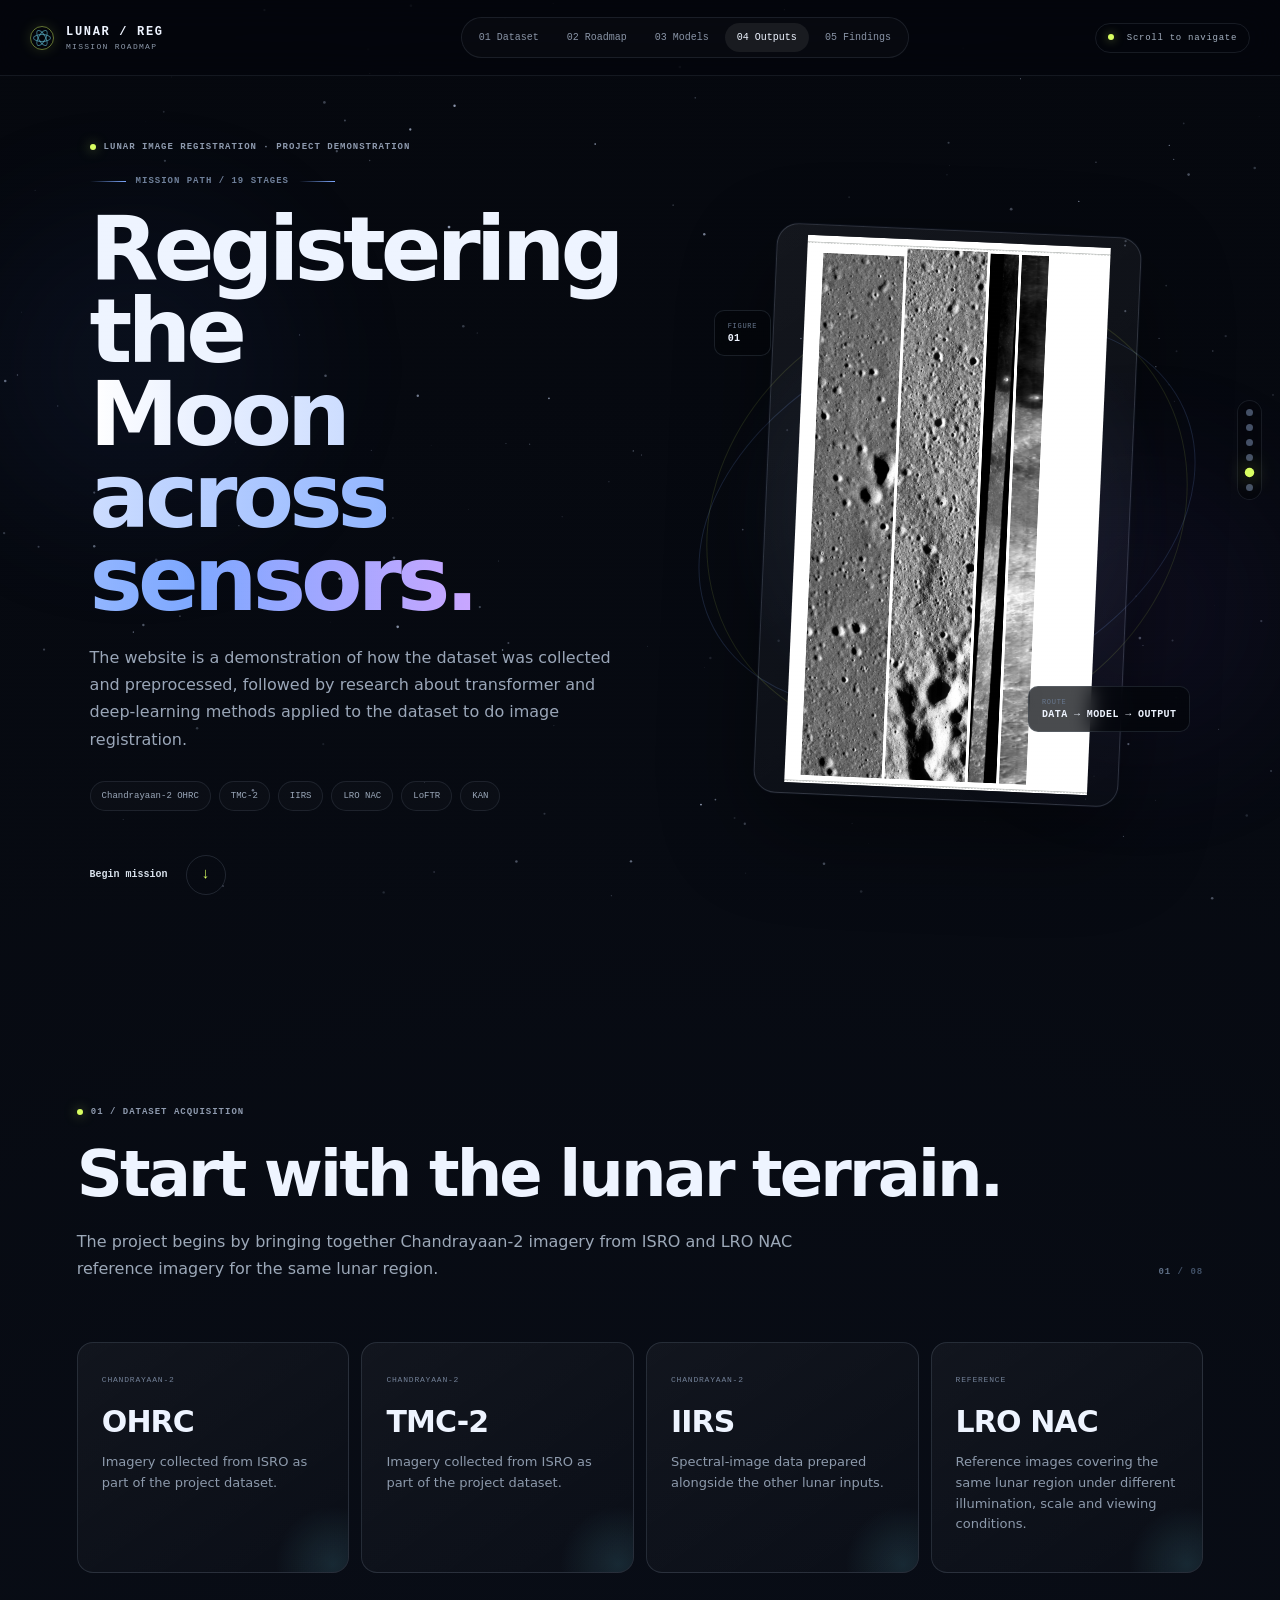
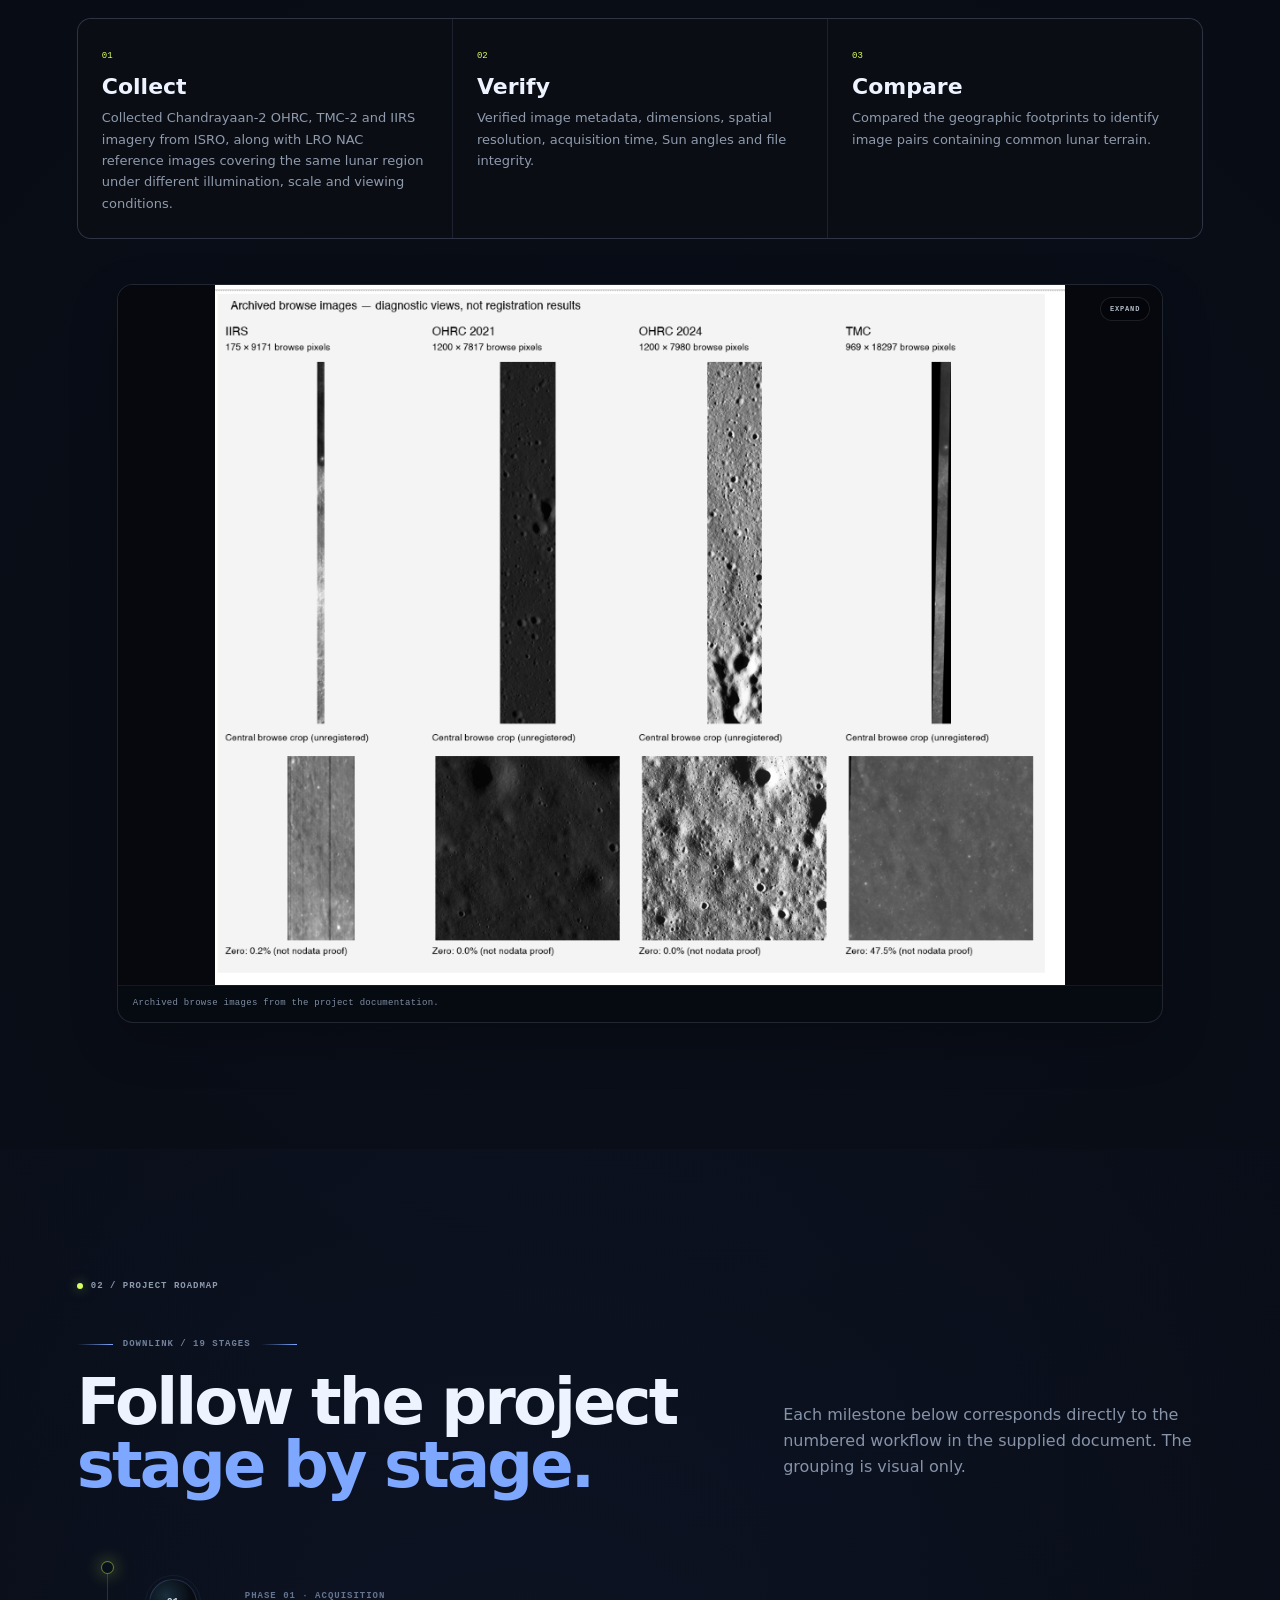
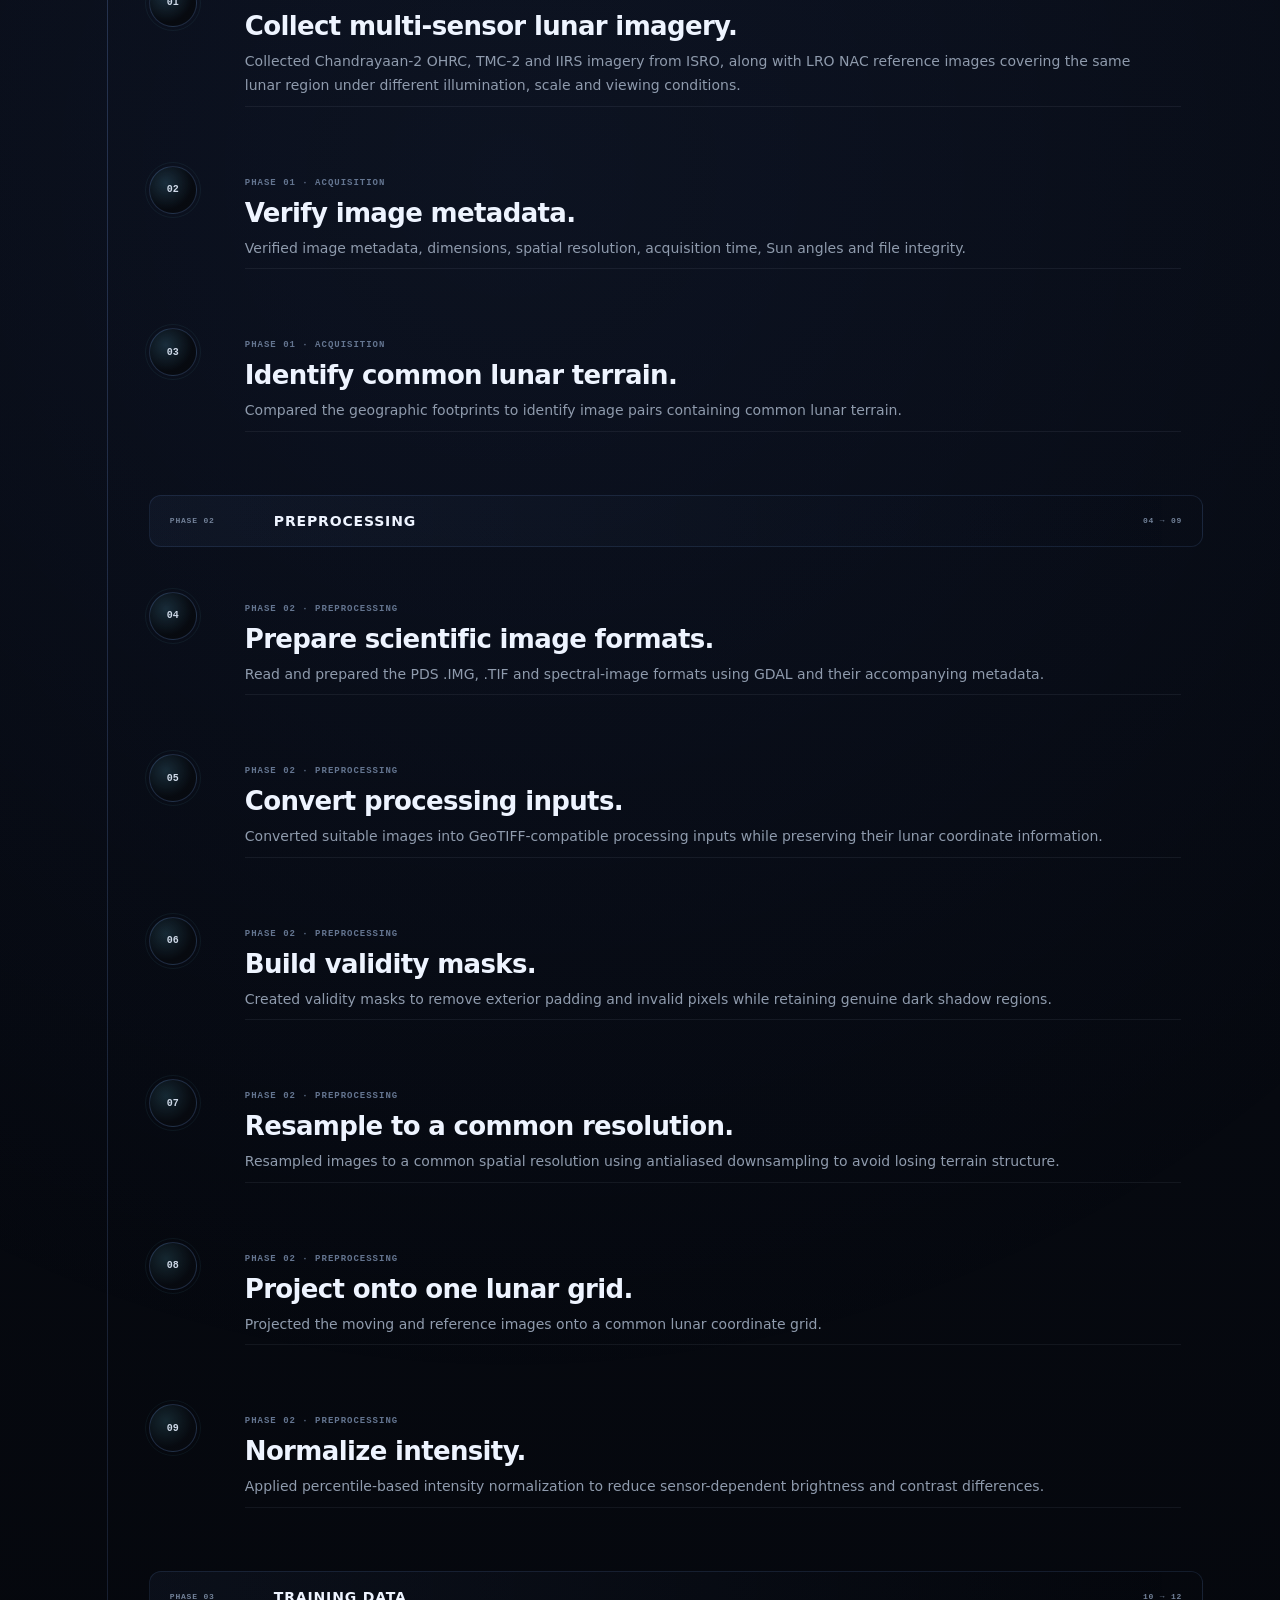
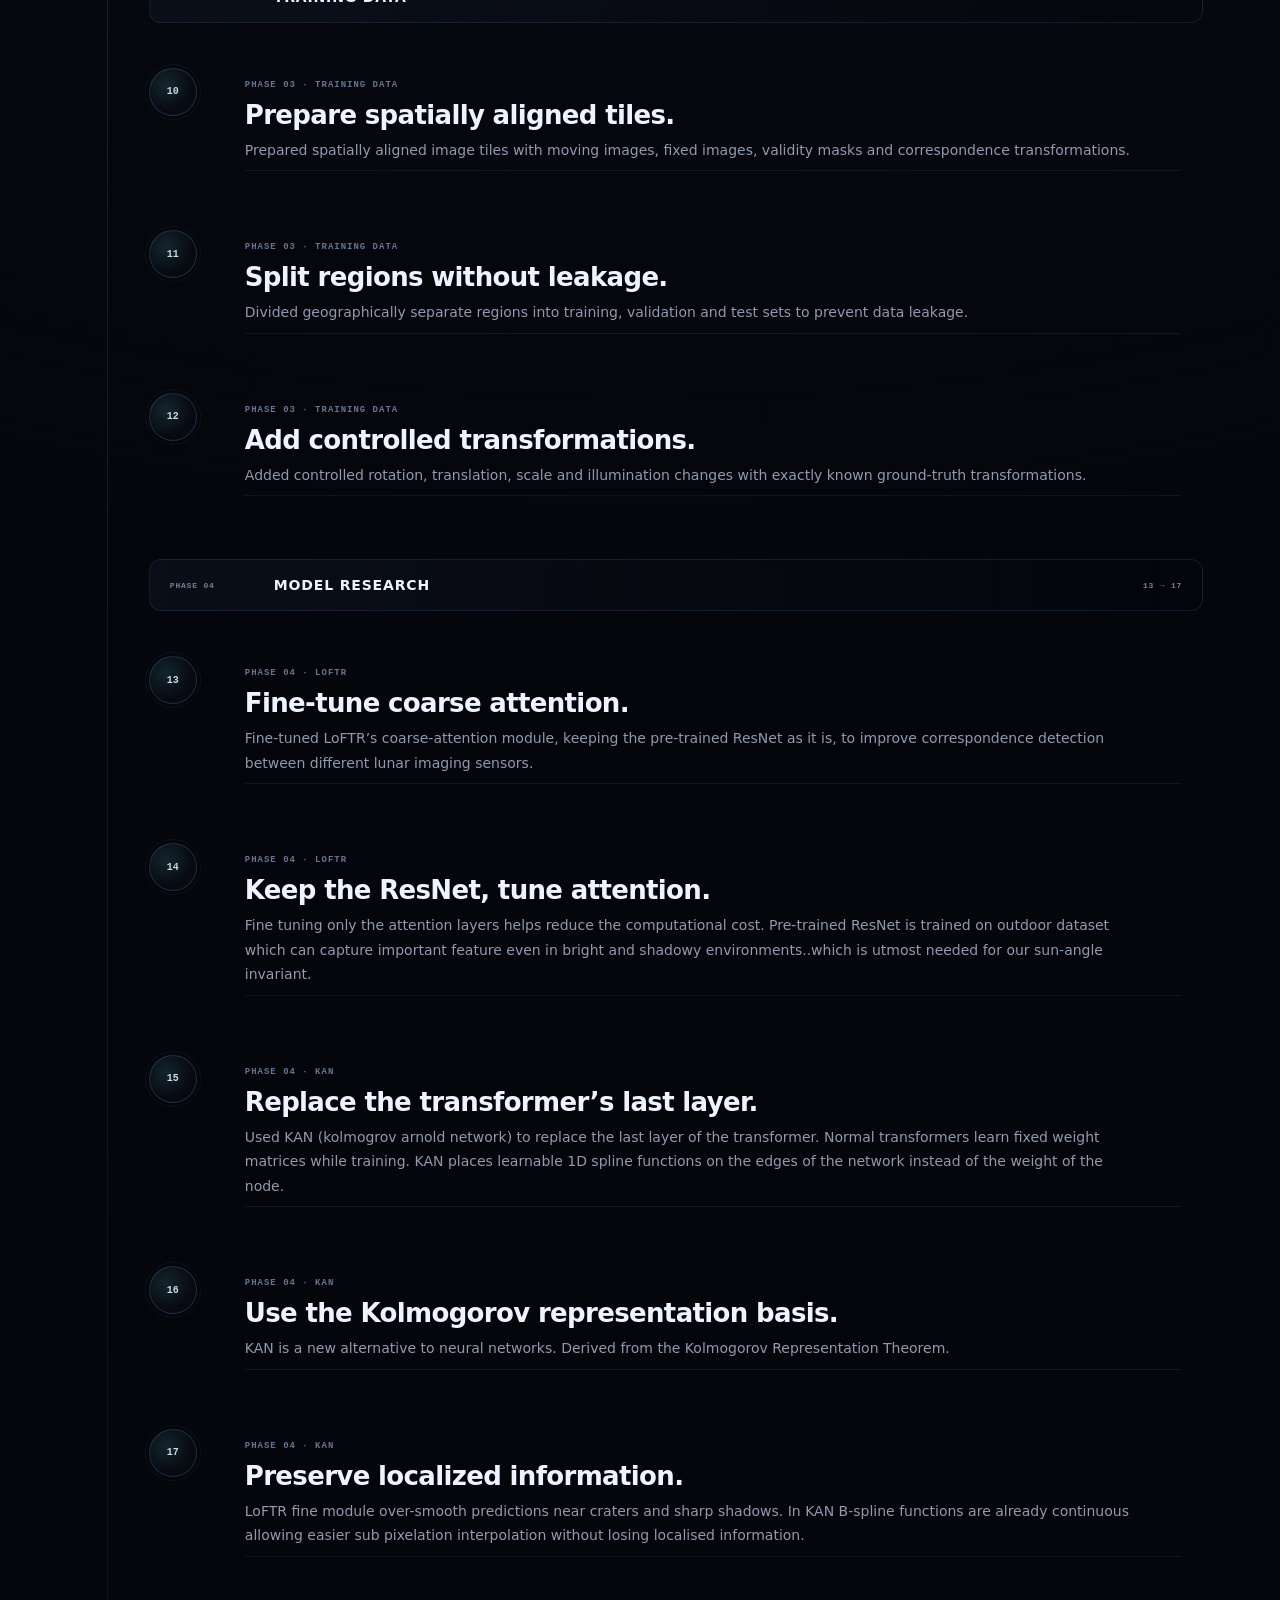
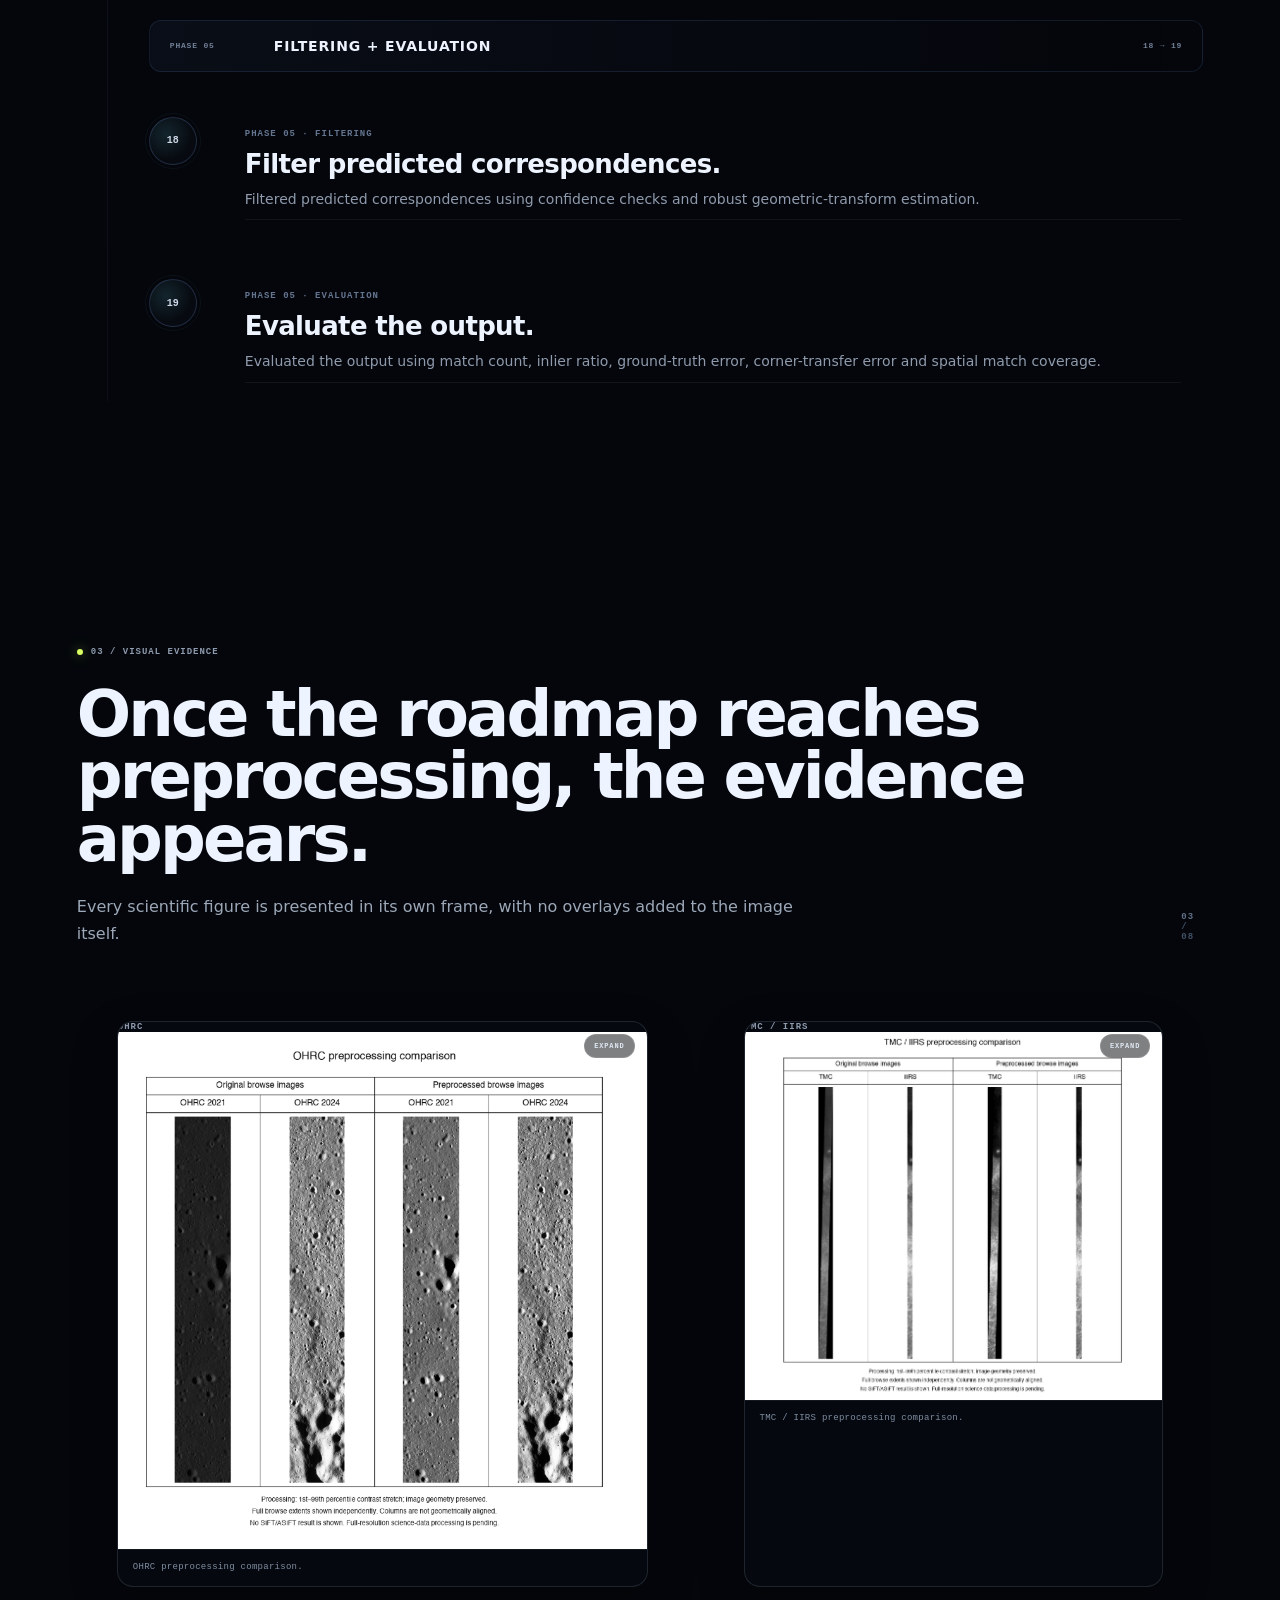
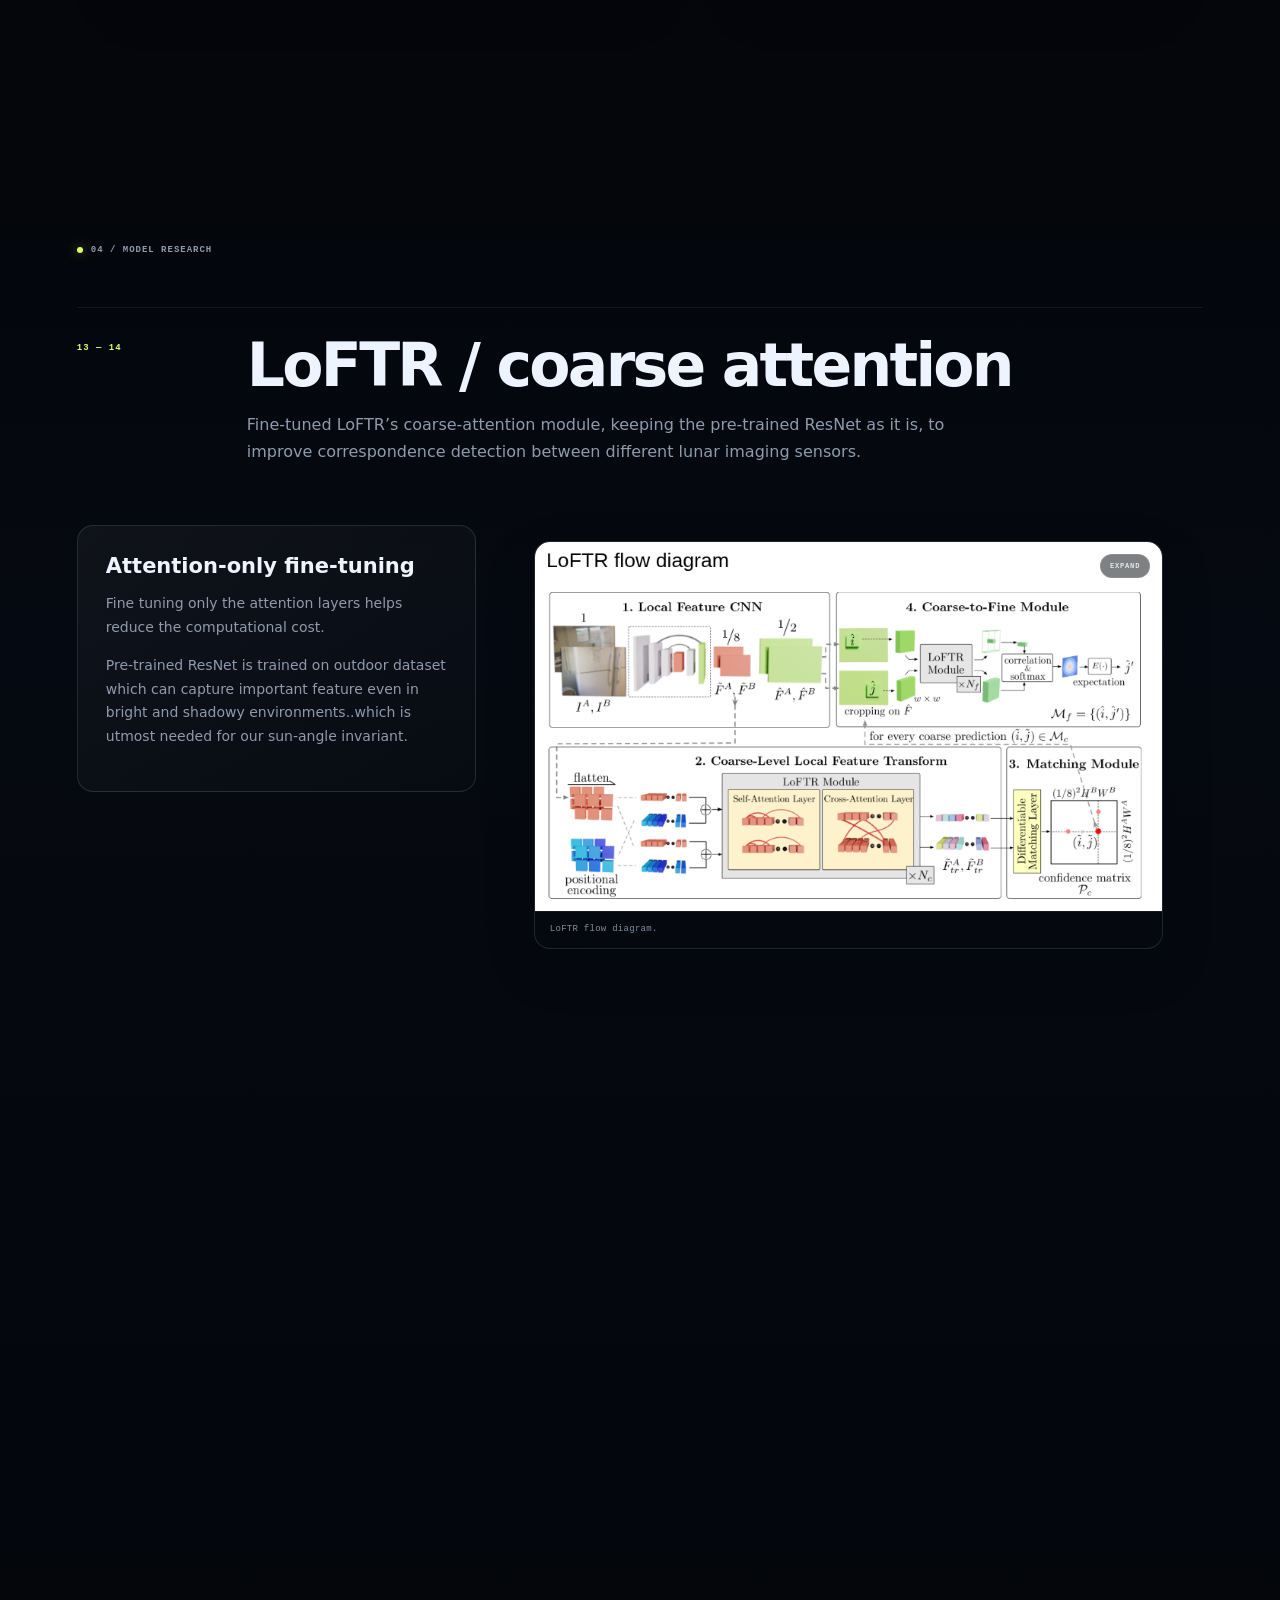
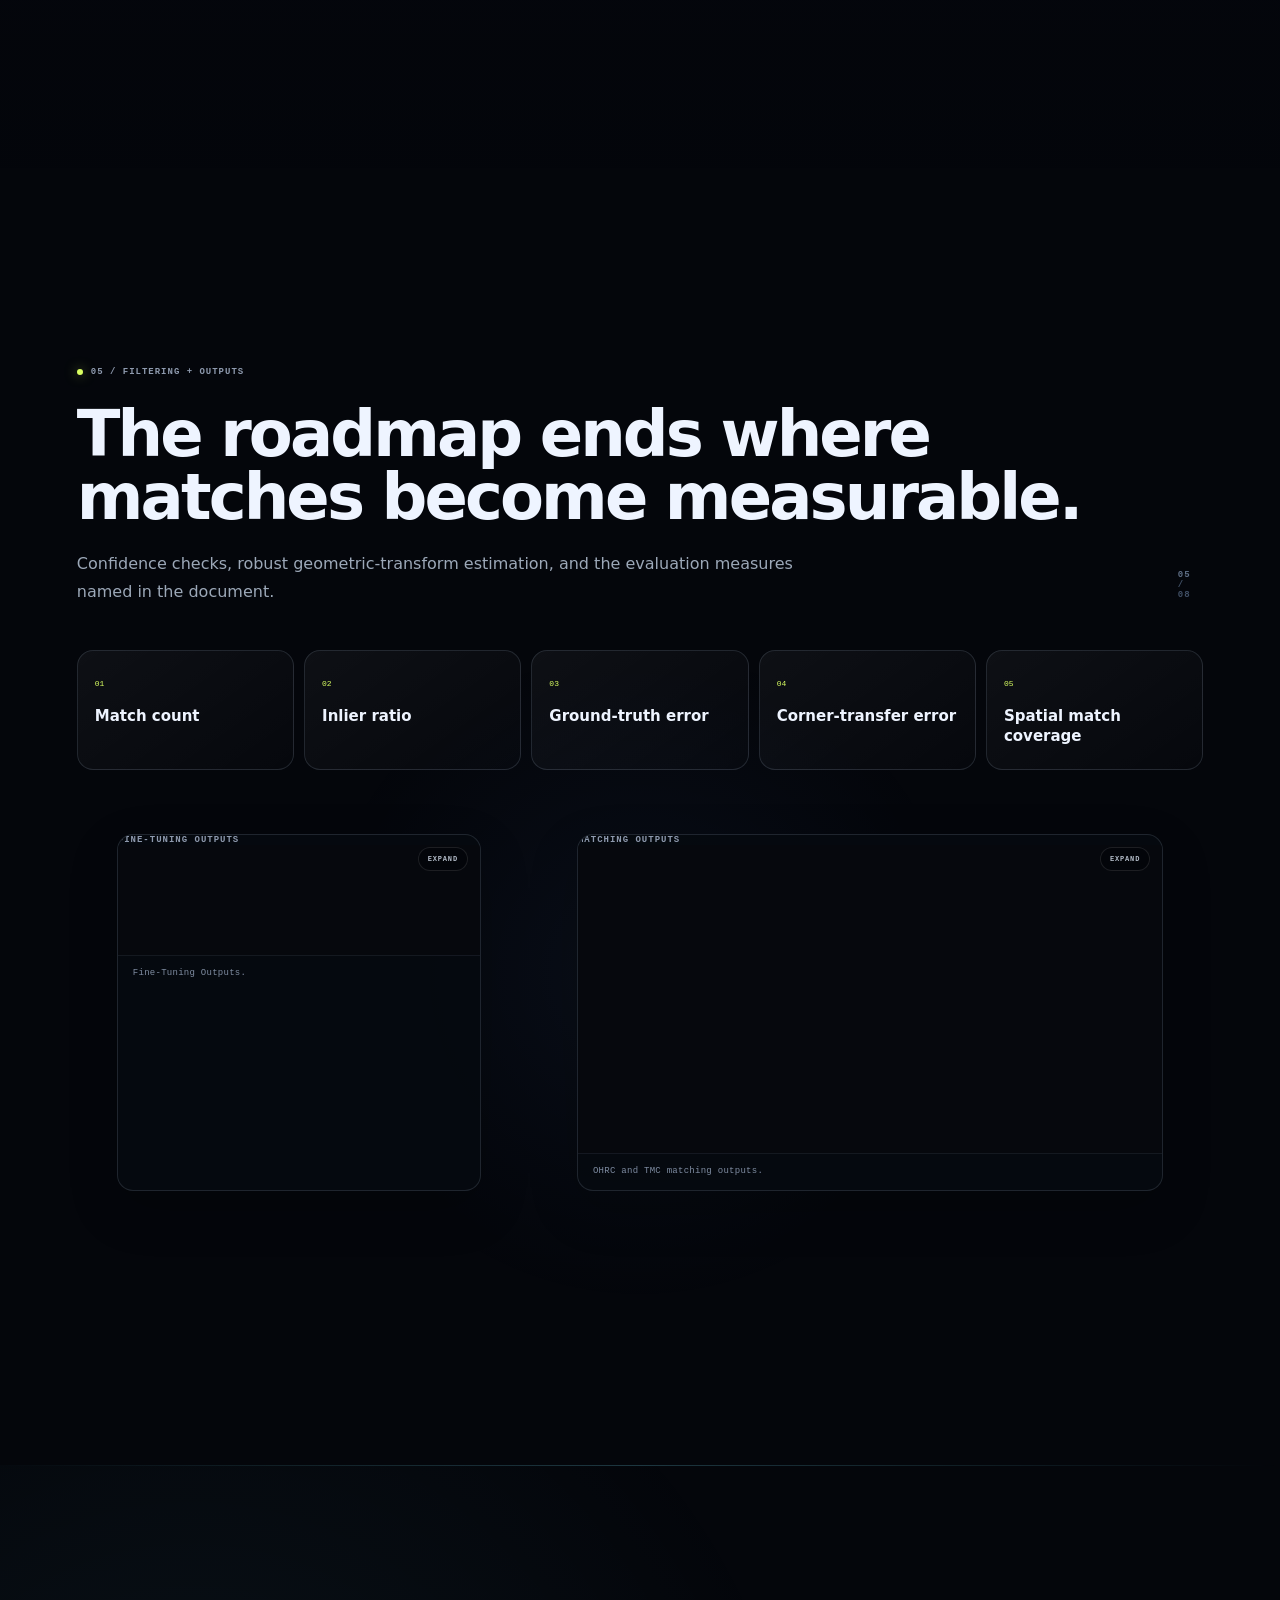
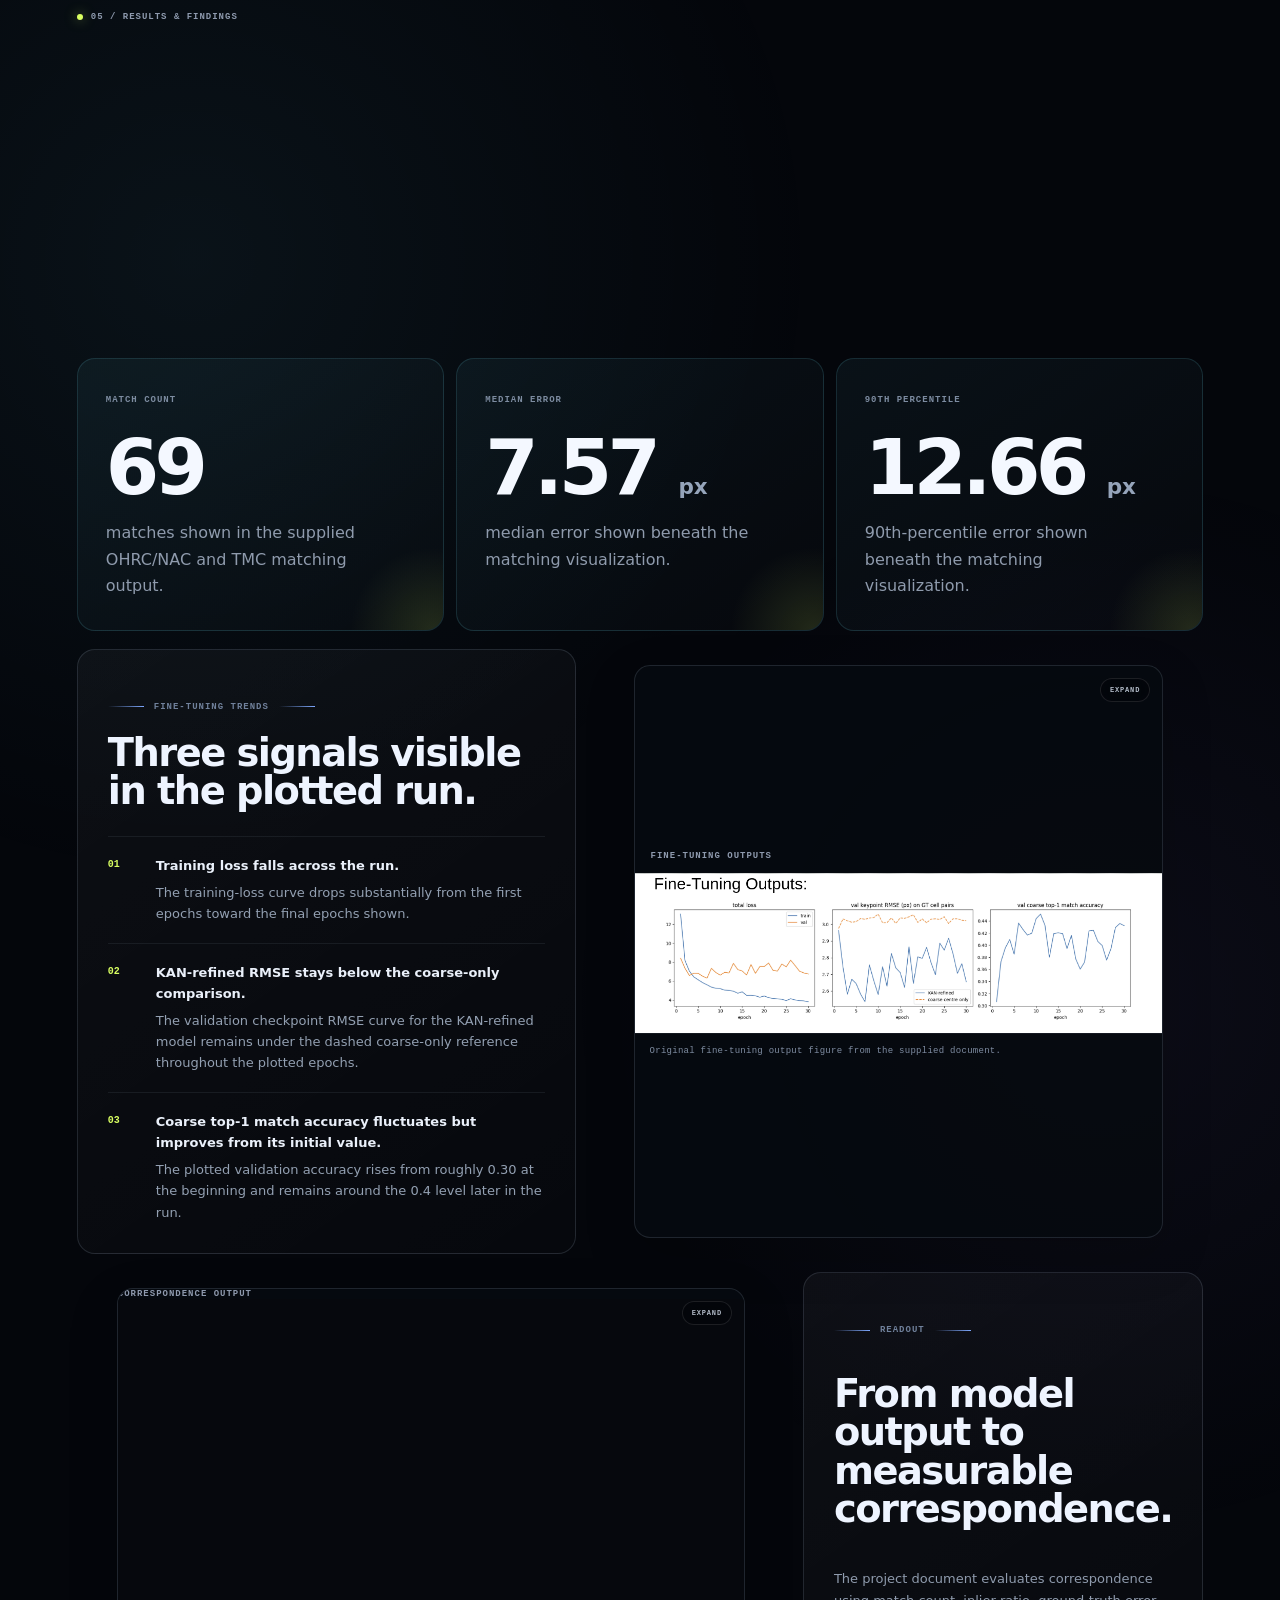
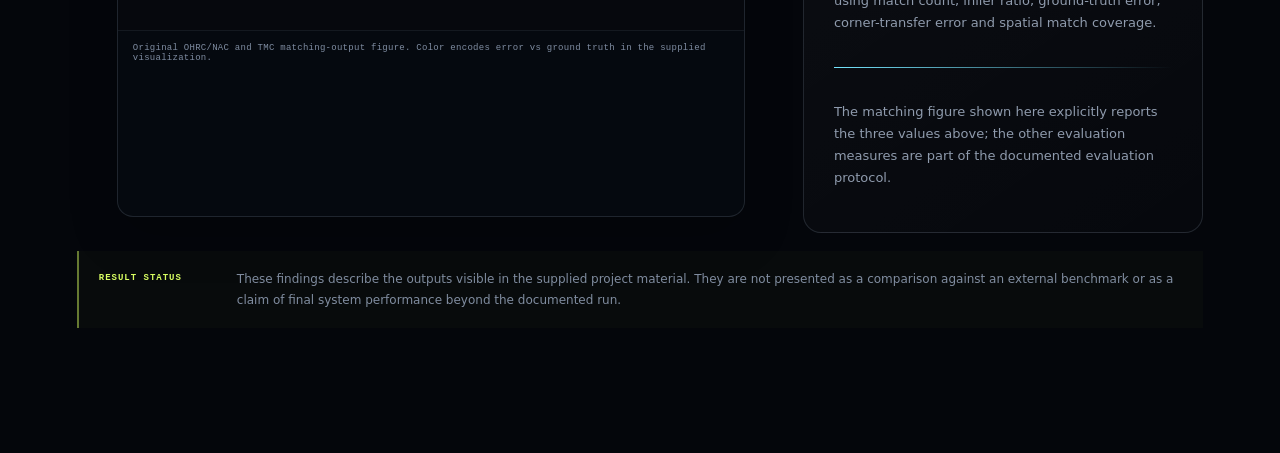
<file: Lunar_Site/index.html>
<!DOCTYPE html>

<html lang="en">
<head>
<meta charset="utf-8"/>
<meta content="width=device-width,initial-scale=1" name="viewport"/>
<meta content="#04060b" name="theme-color"/>
<meta content="A research presentation of lunar multi-sensor image registration, preprocessing, LoFTR/KAN model work, and documented matching results." name="description"/>
<title>Lunar Image Registration — Scientific Results</title>
<style>
:root{--bg:#04060b;--panel:rgba(10,15,25,.72);--panel-2:rgba(18,24,36,.66);--line:rgba(190,210,240,.14);--soft:rgba(190,210,240,.65);--text:#eef4ff;--muted:#8d99aa;--accent:#d9ff62;--blue:#7ea8ff;--purple:#ae8cff;--cyan:#75e6ff;--mono:"SFMono-Regular",Consolas,"Liberation Mono",monospace;--sans:Inter,ui-sans-serif,system-ui,-apple-system,BlinkMacSystemFont,"Segoe UI",sans-serif}*{box-sizing:border-box}html{scroll-behavior:smooth;scroll-padding-top:80px}body{margin:0;background:radial-gradient(circle at 50% 18%,rgba(72,104,170,.09),transparent 28%),#04060b;color:var(--text);font-family:var(--sans);overflow-x:hidden}.progress{position:fixed;left:0;top:0;right:0;height:3px;background:transparent;z-index:100}.progress span{display:block;width:0;height:100%;background:linear-gradient(90deg,var(--cyan),var(--accent));box-shadow:0 0 18px rgba(117,230,255,.5)}#starfield{position:fixed;inset:0;width:100%;height:100%;z-index:-3}.nebula{position:fixed;pointer-events:none;z-index:-2;filter:blur(50px);opacity:.35}.nebula-a{width:45vw;height:32vw;left:-12vw;top:18vh;background:radial-gradient(circle,rgba(58,92,176,.32),transparent 68%)}.nebula-b{width:42vw;height:32vw;right:-10vw;top:45vh;background:radial-gradient(circle,rgba(117,73,195,.25),transparent 68%)}.scanlines{position:fixed;inset:0;z-index:50;pointer-events:none;opacity:.08;background:repeating-linear-gradient(to bottom,transparent 0,transparent 3px,rgba(255,255,255,.05) 4px)}a{color:inherit;text-decoration:none}.topbar{position:fixed;top:0;left:0;right:0;height:76px;display:flex;align-items:center;justify-content:space-between;padding:0 30px;z-index:90;background:rgba(4,6,11,.64);backdrop-filter:blur(18px);border-bottom:1px solid rgba(190,210,240,.09)}.brand{display:flex;align-items:center;gap:12px;min-width:245px}.brand>span:last-child{display:flex;flex-direction:column;gap:3px}.brand b{font:700 12px var(--mono);letter-spacing:.14em}.brand small{font:500 8px var(--mono);letter-spacing:.16em;color:var(--muted)}.brand-symbol{position:relative;width:24px;height:24px;border-radius:50%;display:inline-block;border:1px solid rgba(217,255,98,.45);box-shadow:0 0 14px rgba(217,255,98,.14)}.brand-symbol i{position:absolute;left:2px;right:2px;border:1px solid rgba(117,230,255,.5);border-radius:50%;top:7px;height:8px}.brand-symbol i:nth-child(2){transform:rotate(60deg)}.brand-symbol i:nth-child(3){transform:rotate(-60deg)}.topnav{display:flex;gap:4px;padding:5px;border:1px solid rgba(190,210,240,.1);border-radius:999px;background:rgba(255,255,255,.02)}.topnav a{font:500 10px var(--mono);color:#8994a6;padding:9px 12px;border-radius:999px;transition:.25s}.topnav a:hover,.topnav a.is-active{color:var(--text);background:rgba(255,255,255,.07)}.top-chip{font:500 9px var(--mono);letter-spacing:.08em;color:#a4b0c0;padding:9px 12px;border:1px solid rgba(190,210,240,.1);border-radius:999px}.top-chip span{display:inline-block;width:6px;height:6px;border-radius:50%;background:var(--accent);box-shadow:0 0 10px rgba(217,255,98,.5);margin-right:7px}.section-rail{position:fixed;right:18px;top:50%;transform:translateY(-50%);display:flex;flex-direction:column;gap:8px;z-index:80;padding:8px;border-radius:999px;border:1px solid rgba(190,210,240,.1);background:rgba(4,6,11,.6);backdrop-filter:blur(16px)}.section-rail a{width:7px;height:7px;border-radius:50%;background:#445066;transition:.25s}.section-rail a.is-active{background:var(--accent);box-shadow:0 0 14px rgba(217,255,98,.6);transform:scale(1.35)}main{position:relative;z-index:1}.section-anchor{scroll-margin-top:80px}.hero{min-height:100vh;padding:135px 7vw 80px;display:grid;grid-template-columns:1.05fr .95fr;gap:6vw;align-items:center;position:relative;overflow:hidden}.hero-copy{max-width:760px}.eyebrow,.mission-line,.node-phase,.figure-tag,.section-index,.model-number{font:600 9px var(--mono);letter-spacing:.11em;text-transform:uppercase;color:#8e9aae}.eyebrow{display:inline-flex;align-items:center;gap:8px}.eyebrow:before{content:"";display:inline-block;width:6px;height:6px;border-radius:50%;background:var(--accent);box-shadow:0 0 12px rgba(217,255,98,.5)}.mission-line{display:flex;align-items:center;gap:10px;margin:22px 0;color:#70819b}.mission-line span{width:36px;height:1px;background:linear-gradient(90deg,transparent,var(--blue))}.hero h1{font-size:clamp(52px,7vw,104px);line-height:.92;letter-spacing:-.055em;margin:20px 0 24px}.hero h1 em{font-style:normal;background:linear-gradient(90deg,#fff,var(--blue) 70%,#c9a6ff);-webkit-background-clip:text;background-clip:text;color:transparent}.hero p{max-width:720px;color:#9aa6b8;line-height:1.7;font-size:16px}.hero-tags{display:flex;flex-wrap:wrap;gap:8px;margin-top:28px}.hero-tags span{font:500 9px var(--mono);padding:9px 11px;border:1px solid rgba(190,210,240,.1);border-radius:999px;color:#9ba8ba;background:rgba(255,255,255,.02)}.down-cue{margin-top:44px;display:inline-flex;align-items:center;gap:18px;font:600 10px var(--mono);color:#d8e1ec}.down-cue b{width:40px;height:40px;display:grid;place-items:center;border-radius:50%;border:1px solid rgba(190,210,240,.14);font-size:15px;color:var(--accent);animation:bob 1.7s infinite}.hero-art{position:relative;min-height:620px;display:grid;place-items:center}.moon-aura{position:absolute;width:470px;height:470px;border-radius:50%;background:radial-gradient(circle,rgba(255,255,255,.09),rgba(126,168,255,.035) 48%,transparent 70%);filter:blur(2px)}.orbit{position:absolute;border:1px solid rgba(126,168,255,.17);border-radius:50%}.orbit-1{width:520px;height:360px;transform:rotate(-24deg)}.orbit-2{width:430px;height:500px;transform:rotate(58deg);border-color:rgba(217,255,98,.12)}.hero-frame{width:min(430px,75%);max-height:570px;position:relative;padding:10px;border:1px solid rgba(210,225,255,.16);border-radius:22px;background:linear-gradient(145deg,rgba(255,255,255,.06),rgba(255,255,255,.015));box-shadow:0 35px 90px rgba(0,0,0,.45),0 0 0 1px rgba(126,168,255,.04);transform:rotate(2.5deg)}.hero-frame img{display:block;width:100%;height:auto;max-height:548px;object-fit:contain;border-radius:14px}.telemetry{position:absolute;padding:11px 13px;border:1px solid rgba(190,210,240,.12);border-radius:10px;background:rgba(4,6,11,.72);backdrop-filter:blur(10px);display:flex;flex-direction:column;gap:3px}.telemetry small{font:500 7px var(--mono);letter-spacing:.1em;color:#68778e}.telemetry b{font:600 10px var(--mono);letter-spacing:.04em}.telemetry-a{left:2%;top:17%}.telemetry-b{right:0;bottom:15%}.container{width:min(1240px,88vw);margin:0 auto}.dataset-section,.roadmap-section,.evidence-section,.models-section,.outputs-section,.final-section{padding:125px 0 110px;position:relative}.section-title-row,.roadmap-header{display:flex;justify-content:space-between;gap:40px;align-items:flex-end;margin-top:24px}.section-title-row h2,.roadmap-header h2,.evidence-section h2,.models-section h2,.outputs-section h2,.final-card h2{font-size:clamp(38px,5vw,72px);line-height:.98;letter-spacing:-.045em;margin:0}.section-title-row h2 em,.roadmap-header h2 em,.final-card h2 em{font-style:normal;color:var(--blue)}.lede{max-width:740px;color:#9ca8b8;line-height:1.7;margin:22px 0 0}.section-index{padding-bottom:5px;color:#5f6f86}.section-index span{color:#415066}.sensor-rail{display:grid;grid-template-columns:repeat(4,1fr);gap:12px;margin-top:60px}.sensor-card,.copy-card,.metric-card,.final-card{border:1px solid var(--line);background:linear-gradient(145deg,rgba(255,255,255,.045),rgba(255,255,255,.012));border-radius:16px}.sensor-card{padding:24px;min-height:195px;position:relative;overflow:hidden}.sensor-card:before{content:"";position:absolute;width:120px;height:120px;border-radius:50%;right:-45px;bottom:-52px;background:radial-gradient(circle,rgba(117,230,255,.12),transparent 68%)}.sensor-card span{font:500 8px var(--mono);letter-spacing:.1em;color:#738198}.sensor-card strong{display:block;font-size:30px;margin-top:18px;letter-spacing:-.03em}.sensor-card p{color:#8d9aac;line-height:1.6;font-size:13px}.feature-band{display:grid;grid-template-columns:repeat(3,1fr);gap:1px;margin:45px 0;background:rgba(190,210,240,.11);border:1px solid rgba(190,210,240,.11);border-radius:14px;overflow:hidden}.feature-band>div{padding:24px;background:rgba(8,11,18,.88)}.feature-band strong{display:block;font-size:22px;margin:12px 0 8px}.feature-band p{margin:0;color:#8f9bad;line-height:1.65;font-size:13px}.feature-number{font:500 9px var(--mono);color:var(--accent)}.image-card{position:relative;border:1px solid var(--line);border-radius:16px;overflow:hidden;background:rgba(7,10,16,.82);box-shadow:0 18px 50px rgba(0,0,0,.2)}.image-card img{display:block;width:100%;height:auto;max-width:100%;object-fit:contain;background:#06080d}.image-card figcaption{padding:12px 15px 14px;color:#7f8da2;font:500 9px var(--mono);letter-spacing:.03em;border-top:1px solid rgba(190,210,240,.08)}.full-figure{margin-top:18px}.full-figure img{max-height:700px}.roadmap-section{background:radial-gradient(circle at 40% 15%,rgba(94,135,255,.06),transparent 34%)}.roadmap-header p{max-width:420px;color:#8693a8;line-height:1.65}.roadmap-layout{position:relative;margin-top:60px}.roadmap-track{position:absolute;left:22px;top:0;bottom:0;width:18px}.track-line{position:absolute;left:8px;top:4px;bottom:4px;width:1px;background:linear-gradient(180deg,rgba(126,168,255,.22),rgba(126,168,255,.06))}.track-progress{position:absolute;left:7px;top:4px;width:3px;height:0;background:linear-gradient(180deg,var(--accent),var(--cyan));box-shadow:0 0 15px rgba(117,230,255,.5)}.track-orb{position:absolute;left:2px;top:4px;width:13px;height:13px;border-radius:50%;background:#07101a;border:1px solid rgba(217,255,98,.45);box-shadow:0 0 17px rgba(217,255,98,.45)}.roadmap-list{padding-left:72px;display:flex;flex-direction:column;gap:15px}.roadmap-phase{margin:26px 0 8px;padding:17px 20px;border:1px solid rgba(126,168,255,.12);border-radius:12px;background:linear-gradient(90deg,rgba(126,168,255,.05),transparent);display:grid;grid-template-columns:90px 1fr auto;align-items:center;gap:14px}.roadmap-phase span,.roadmap-phase small{font:600 8px var(--mono);letter-spacing:.1em;color:#728198}.roadmap-phase b{font-size:14px;letter-spacing:.06em}.roadmap-node{display:grid;grid-template-columns:76px 1fr;gap:20px;align-items:start;padding:22px 22px 22px 0;transition:.35s}.roadmap-node:hover{transform:translateX(8px)}.node-index{width:48px;height:48px;display:grid;place-items:center;border-radius:50%;border:1px solid rgba(126,168,255,.2);background:radial-gradient(circle at 35% 35%,rgba(117,230,255,.14),rgba(7,10,16,.98) 63%);font:600 10px var(--mono);color:#cfd9e8;position:relative}.node-index:before{content:"";position:absolute;inset:-5px;border-radius:50%;border:1px solid rgba(117,230,255,.06)}.roadmap-node.is-active .node-index{border-color:rgba(217,255,98,.55);box-shadow:0 0 22px rgba(217,255,98,.18);color:var(--accent)}.node-content{padding:4px 24px 8px 0;border-bottom:1px solid rgba(190,210,240,.07)}.node-phase{color:#647590}.node-content h3{margin:9px 0 8px;font-size:26px;letter-spacing:-.025em}.node-content p{margin:0;max-width:900px;color:#8f9bad;line-height:1.75;font-size:14px}.comparison-grid{display:grid;grid-template-columns:1.1fr .9fr;gap:16px;margin-top:58px}.comparison-grid .large img{max-height:760px}.models-section{background:linear-gradient(180deg,transparent,rgba(86,124,207,.035) 30%,transparent)}.model-slice{display:grid;grid-template-columns:140px 1fr;gap:30px;align-items:start;margin-top:50px;padding:28px 0;border-top:1px solid rgba(190,210,240,.08)}.model-number{color:var(--accent);padding-top:7px}.model-slice h2{font-size:clamp(34px,4.8vw,60px)}.model-slice p{max-width:760px;color:#8f9bad;line-height:1.7}.model-grid{display:grid;grid-template-columns:.72fr 1.28fr;gap:18px;align-items:start;margin-top:16px}.copy-card{padding:28px}.copy-card h3{margin:0 0 14px;font-size:21px}.copy-card p{color:#8f9bad;line-height:1.7;font-size:14px}.diagram img{max-height:660px}.kan-slice{border-top:0;margin-top:90px}.outputs-section{background:radial-gradient(circle at 50% 60%,rgba(111,160,255,.06),transparent 34%)}.metric-row{display:grid;grid-template-columns:repeat(5,1fr);gap:10px;margin-top:45px}.metric-card{padding:20px 17px;min-height:120px}.metric-card span{font:500 8px var(--mono);color:var(--accent)}.metric-card strong{display:block;margin-top:16px;font-size:15px;line-height:1.35}.result-figures{display:grid;grid-template-columns:.8fr 1.2fr;gap:16px;margin-top:48px}.result-figures img{max-height:820px}.result-strip{display:grid;grid-template-columns:repeat(3,1fr);gap:1px;margin-top:18px;background:rgba(190,210,240,.1);border:1px solid rgba(190,210,240,.1);border-radius:14px;overflow:hidden}.result-strip>div{padding:26px;background:rgba(7,10,16,.92)}.result-strip b{display:block;font-size:34px;letter-spacing:-.03em}.result-strip span{display:block;margin-top:8px;color:#7f8da2;font:500 9px var(--mono);line-height:1.55}.final-section{padding-bottom:70px}.final-card{display:grid;grid-template-columns:1fr .7fr;gap:40px;padding:40px;margin-top:34px;background:radial-gradient(circle at 25% 20%,rgba(117,230,255,.05),transparent 42%),rgba(10,15,25,.7)}.final-card p{margin:0;align-self:end;color:#8f9bad;line-height:1.7}.footer-note{padding-top:30px;color:#5f6e83;font:500 8px var(--mono);letter-spacing:.04em}.reveal{opacity:0;transform:translateY(34px);filter:blur(7px);transition:opacity .8s cubic-bezier(.2,.75,.15,1),transform .8s cubic-bezier(.2,.75,.15,1),filter .8s ease}.reveal.is-visible{opacity:1;transform:none;filter:none}.delay-1{transition-delay:.08s}.delay-2{transition-delay:.16s}.delay-3{transition-delay:.24s}@keyframes bob{0%,100%{transform:translateY(0)}50%{transform:translateY(5px)}}@media (max-width:1100px){.topnav{display:none}.sensor-rail{grid-template-columns:repeat(2,1fr)}.metric-row{grid-template-columns:repeat(3,1fr)}.hero{grid-template-columns:1fr}.hero-art{min-height:520px;order:-1}.hero-copy{max-width:none}.hero{padding-top:110px}.roadmap-list{padding-left:62px}}@media (max-width:760px){.topbar{padding:0 16px;height:64px}.brand{min-width:0}.top-chip{display:none}.section-rail{display:none}.hero{padding:100px 20px 70px;display:block}.hero-art{min-height:470px;margin-top:36px}.hero-frame{width:min(360px,82vw);max-height:450px}.hero-frame img{max-height:426px}.orbit-1{width:400px;height:270px}.orbit-2{width:330px;height:400px}.moon-aura{width:360px;height:360px}.telemetry{display:none}.container{width:min(92vw,680px)}.dataset-section,.roadmap-section,.evidence-section,.models-section,.outputs-section,.final-section{padding:95px 0 80px}.section-title-row,.roadmap-header,.final-card{display:block}.section-index{margin-top:24px}.sensor-rail{display:flex;overflow-x:auto;scroll-snap-type:x mandatory;scrollbar-width:none}.sensor-card{min-width:80vw;scroll-snap-align:start}.feature-band{grid-template-columns:1fr}.roadmap-track{left:10px}.roadmap-list{padding-left:42px}.roadmap-node{grid-template-columns:55px 1fr;gap:14px}.node-index{width:42px;height:42px}.node-content h3{font-size:22px}.roadmap-phase{grid-template-columns:1fr;gap:5px}.comparison-grid,.model-grid,.result-figures{grid-template-columns:1fr}.metric-row{grid-template-columns:1fr 1fr}.result-strip{grid-template-columns:1fr}.model-slice{grid-template-columns:1fr;gap:10px}.model-slice h2{font-size:42px}}@media (prefers-reduced-motion:reduce){html{scroll-behavior:auto}.reveal{opacity:1;transform:none;filter:none;transition:none}.down-cue b{animation:none}}


/* Results & Findings spotlight */
.findings-section{padding:140px 0 125px;position:relative;background:radial-gradient(circle at 15% 18%,rgba(117,230,255,.06),transparent 30%),radial-gradient(circle at 86% 52%,rgba(174,140,255,.055),transparent 34%)}
.findings-section:before{content:"";position:absolute;left:0;right:0;top:0;height:1px;background:linear-gradient(90deg,transparent,rgba(117,230,255,.22),transparent)}
.findings-head{display:flex;justify-content:space-between;gap:50px;align-items:flex-end;margin-top:24px}.findings-head h2{font-size:clamp(42px,5.3vw,78px);line-height:.95;letter-spacing:-.05em;margin:0}.findings-head h2 em{font-style:normal;color:var(--blue)}.findings-head>p{max-width:440px;color:#8d99aa;line-height:1.7;margin:0}
.result-hero-grid{display:grid;grid-template-columns:repeat(3,1fr);gap:12px;margin-top:62px}.result-hero{padding:28px 28px 30px;border:1px solid rgba(117,230,255,.14);border-radius:18px;background:linear-gradient(145deg,rgba(117,230,255,.055),rgba(255,255,255,.012));position:relative;overflow:hidden}.result-hero:after{content:"";position:absolute;width:180px;height:180px;right:-80px;bottom:-90px;border-radius:50%;background:radial-gradient(circle,rgba(217,255,98,.13),transparent 65%)}.result-kicker{font:600 9px var(--mono);letter-spacing:.11em;color:#7d8ca1}.result-hero strong{display:block;font-size:clamp(54px,6vw,88px);letter-spacing:-.06em;line-height:1;margin:24px 0 14px;color:#f4f8ff}.result-hero strong small{font-size:.28em;color:#95a4ba;letter-spacing:0}.result-hero p{color:#8f9bad;line-height:1.65;max-width:280px;margin:0}
.findings-split{display:grid;grid-template-columns:.9fr 1.1fr;gap:18px;align-items:stretch;margin-top:18px}.finding-text,.finding-callout{border:1px solid var(--line);border-radius:18px;background:linear-gradient(145deg,rgba(255,255,255,.04),rgba(255,255,255,.01));padding:30px}.finding-text h3,.finding-callout h3{font-size:clamp(28px,3vw,42px);line-height:1;letter-spacing:-.04em;margin:18px 0 26px}.finding-list{display:flex;flex-direction:column;gap:18px}.finding-list>div{display:grid;grid-template-columns:36px 1fr;gap:12px;padding-top:18px;border-top:1px solid rgba(190,210,240,.08)}.finding-list b{font:600 10px var(--mono);color:var(--accent);padding-top:4px}.finding-list p{margin:0;color:#93a0b2;line-height:1.65;font-size:13px}.finding-list strong{display:block;color:#eaf0fa;margin-bottom:5px}.findings-chart{display:flex;flex-direction:column;justify-content:center;padding-top:18px}.findings-chart .figure-tag{padding:0 16px 12px}.findings-chart img{max-height:560px;background:#05070b}
.finding-match-grid{display:grid;grid-template-columns:1.35fr .65fr;gap:18px;margin-top:18px;align-items:stretch}.finding-callout{display:flex;flex-direction:column;justify-content:center}.finding-callout p{color:#8f9bad;line-height:1.7;font-size:13px}.callout-rule{height:1px;background:linear-gradient(90deg,var(--cyan),transparent);margin:20px 0}.results-disclaimer{margin-top:18px;padding:18px 20px;border-left:2px solid rgba(217,255,98,.45);background:rgba(217,255,98,.025);display:grid;grid-template-columns:120px 1fr;gap:18px;align-items:start}.results-disclaimer span{font:600 9px var(--mono);letter-spacing:.11em;color:var(--accent);padding-top:4px}.results-disclaimer p{margin:0;color:#808da0;font-size:12px;line-height:1.7}
@media (max-width:900px){.findings-head,.findings-split,.finding-match-grid{grid-template-columns:1fr;display:grid}.findings-head{gap:25px}.result-hero-grid{grid-template-columns:1fr}}@media (max-width:640px){.findings-section{padding:110px 0 95px}.result-hero{padding:24px}.finding-text,.finding-callout{padding:24px}.results-disclaimer{grid-template-columns:1fr}}


/* Research-grade figure treatment */
.image-card{isolation:isolate;transition:transform .35s cubic-bezier(.2,.75,.15,1),border-color .35s ease,box-shadow .35s ease}
.image-card:hover,.image-card:focus-visible{transform:translateY(-4px);border-color:rgba(126,168,255,.28);box-shadow:0 24px 70px rgba(0,0,0,.34),0 0 0 1px rgba(126,168,255,.05)}
.image-card:focus-visible{outline:2px solid rgba(217,255,98,.7);outline-offset:4px}
.image-card img{image-rendering:auto;user-select:none}
.figure-zoom-hint{position:absolute;right:12px;top:12px;padding:7px 9px;border:1px solid rgba(255,255,255,.12);border-radius:999px;background:rgba(4,6,11,.62);backdrop-filter:blur(10px);font:600 7px var(--mono);letter-spacing:.12em;color:#d9e4f2;opacity:.82;transition:.25s;pointer-events:none}
.image-card:hover .figure-zoom-hint,.image-card:focus-visible .figure-zoom-hint{color:var(--accent);border-color:rgba(217,255,98,.25);opacity:1}
.figure-lightbox{position:fixed;inset:0;z-index:140;background:rgba(2,4,8,.9);backdrop-filter:blur(18px);display:grid;place-items:center;padding:5vh 4vw;opacity:0;visibility:hidden;transition:opacity .25s ease,visibility .25s ease}
.figure-lightbox.is-open{opacity:1;visibility:visible}
.figure-lightbox img{display:block;max-width:min(1500px,92vw);max-height:82vh;width:auto;height:auto;object-fit:contain;border:1px solid rgba(190,210,240,.16);border-radius:12px;box-shadow:0 35px 100px rgba(0,0,0,.55);background:#05070b}
.figure-lightbox__panel{width:min(1500px,92vw);display:flex;flex-direction:column;gap:12px;align-items:flex-end}
.figure-lightbox__caption{align-self:flex-start;color:#a5b2c2;font:500 10px var(--mono);letter-spacing:.03em;line-height:1.6}
.figure-lightbox__close{position:fixed;right:24px;top:22px;width:42px;height:42px;display:grid;place-items:center;border:1px solid rgba(190,210,240,.14);border-radius:50%;background:rgba(4,6,11,.72);color:#eaf1fb;font-size:20px;cursor:pointer}
body.modal-open{overflow:hidden}
@media (max-width:760px){.figure-zoom-hint{display:none}.figure-lightbox{padding:8vh 3vw}.figure-lightbox img{max-width:94vw;max-height:76vh}.figure-lightbox__panel{width:94vw}}
</style>
</head>
<body>
<canvas aria-hidden="true" id="starfield"></canvas>
<div aria-hidden="true" class="nebula nebula-a"></div>
<div aria-hidden="true" class="nebula nebula-b"></div>
<div aria-hidden="true" class="scanlines"></div>
<div class="progress"><span id="progressBar"></span></div>
<header class="topbar">
<a aria-label="Lunar image registration home" class="brand" href="#top">
<span aria-hidden="true" class="brand-symbol"><i></i><i></i><i></i></span>
<span><b>LUNAR / REG</b><small>MISSION ROADMAP</small></span>
</a>
<nav aria-label="Primary" class="topnav">
<a href="#dataset">01 Dataset</a>
<a href="#roadmap">02 Roadmap</a>
<a href="#models">03 Models</a>
<a href="#outputs">04 Outputs</a><a href="#findings">05 Findings</a>
</nav>
<div class="top-chip"><span></span> Scroll to navigate</div>
</header>
<aside aria-label="Section navigation" class="section-rail" id="sectionRail"></aside>
<main id="top">
<section class="hero section-anchor" data-title="Mission" id="overview">
<div class="hero-copy reveal">
<div class="eyebrow">LUNAR IMAGE REGISTRATION · PROJECT DEMONSTRATION</div>
<div class="mission-line"><span></span> MISSION PATH / 19 STAGES <span></span></div>
<h1>Registering the<br/><em>Moon across sensors.</em></h1>
<p>The website is a demonstration of how the dataset was collected and preprocessed, followed by research about transformer and deep-learning methods applied to the dataset to do image registration.</p>
<div class="hero-tags">
<span>Chandrayaan-2 OHRC</span><span>TMC-2</span><span>IIRS</span><span>LRO NAC</span><span>LoFTR</span><span>KAN</span>
</div>
<a class="down-cue" href="#dataset"><span>Begin mission</span><b>↓</b></a>
</div>
<div class="hero-art reveal delay-1">
<div aria-hidden="true" class="moon-aura"></div>
<div aria-hidden="true" class="orbit orbit-1"></div>
<div aria-hidden="true" class="orbit orbit-2"></div>
<div class="hero-frame">
<img alt="Lunar imagery strip composite from the project documentation." decoding="async" draggable="false" height="751" loading="eager" src="assets/lunar_overview_strip.png" width="415"/>
</div>
<div class="telemetry telemetry-a"><small>FIGURE</small><b>01</b></div>
<div class="telemetry telemetry-b"><small>ROUTE</small><b>DATA → MODEL → OUTPUT</b></div>
</div>
</section>
<section class="section-anchor dataset-section" data-title="Dataset" id="dataset">
<div class="container">
<div class="eyebrow">01 / DATASET ACQUISITION</div>
<div class="section-title-row reveal">
<div><h2>Start with the lunar terrain.</h2><p class="lede">The project begins by bringing together Chandrayaan-2 imagery from ISRO and LRO NAC reference imagery for the same lunar region.</p></div>
<div class="section-index">01 <span>/ 08</span></div>
</div>
<div class="sensor-rail">
<article class="sensor-card reveal"><span>CHANDRAYAAN-2</span><strong>OHRC</strong><p>Imagery collected from ISRO as part of the project dataset.</p></article>
<article class="sensor-card reveal delay-1"><span>CHANDRAYAAN-2</span><strong>TMC-2</strong><p>Imagery collected from ISRO as part of the project dataset.</p></article>
<article class="sensor-card reveal delay-2"><span>CHANDRAYAAN-2</span><strong>IIRS</strong><p>Spectral-image data prepared alongside the other lunar inputs.</p></article>
<article class="sensor-card reveal delay-3"><span>REFERENCE</span><strong>LRO NAC</strong><p>Reference images covering the same lunar region under different illumination, scale and viewing conditions.</p></article>
</div>
<div class="feature-band reveal">
<div><span class="feature-number">01</span><strong>Collect</strong><p>Collected Chandrayaan-2 OHRC, TMC-2 and IIRS imagery from ISRO, along with LRO NAC reference images covering the same lunar region under different illumination, scale and viewing conditions.</p></div>
<div><span class="feature-number">02</span><strong>Verify</strong><p>Verified image metadata, dimensions, spatial resolution, acquisition time, Sun angles and file integrity.</p></div>
<div><span class="feature-number">03</span><strong>Compare</strong><p>Compared the geographic footprints to identify image pairs containing common lunar terrain.</p></div>
</div>
<figure aria-label="Open figure at full size" class="image-card full-figure reveal" data-caption="Archived browse images from the project documentation." data-zoom-src="assets/archived_browse.png" role="button" tabindex="0">
<img alt="Archived browse images and central browse crops from the project document." decoding="async" draggable="false" height="792" loading="lazy" src="assets/archived_browse.png" width="962"/>
<figcaption>Archived browse images from the project documentation.</figcaption>
<span class="figure-zoom-hint">EXPAND</span></figure>
</div>
</section>
<section class="roadmap-section section-anchor" data-title="Roadmap" id="roadmap">
<div class="roadmap-shell container">
<div class="eyebrow">02 / PROJECT ROADMAP</div>
<div class="roadmap-header reveal">
<div>
<div class="mission-line"><span></span> DOWNLINK / 19 STAGES <span></span></div>
<h2>Follow the project<br/><em>stage by stage.</em></h2>
</div>
<p>Each milestone below corresponds directly to the numbered workflow in the supplied document. The grouping is visual only.</p>
</div>
<div class="roadmap-layout">
<div aria-hidden="true" class="roadmap-track">
<div class="track-line"></div>
<div class="track-progress" id="trackProgress"></div>
<div class="track-orb"></div>
</div>
<div class="roadmap-list" id="roadmapList">
<article class="roadmap-node reveal" data-node="01">
<div class="node-index">01</div><div class="node-content"><span class="node-phase">PHASE 01 · ACQUISITION</span><h3>Collect multi-sensor lunar imagery.</h3><p>Collected Chandrayaan-2 OHRC, TMC-2 and IIRS imagery from ISRO, along with LRO NAC reference images covering the same lunar region under different illumination, scale and viewing conditions.</p></div>
</article>
<article class="roadmap-node reveal" data-node="02">
<div class="node-index">02</div><div class="node-content"><span class="node-phase">PHASE 01 · ACQUISITION</span><h3>Verify image metadata.</h3><p>Verified image metadata, dimensions, spatial resolution, acquisition time, Sun angles and file integrity.</p></div>
</article>
<article class="roadmap-node reveal" data-node="03">
<div class="node-index">03</div><div class="node-content"><span class="node-phase">PHASE 01 · ACQUISITION</span><h3>Identify common lunar terrain.</h3><p>Compared the geographic footprints to identify image pairs containing common lunar terrain.</p></div>
</article>
<article class="roadmap-phase reveal"><span>PHASE 02</span><b>PREPROCESSING</b><small>04 → 09</small></article>
<article class="roadmap-node reveal" data-node="04">
<div class="node-index">04</div><div class="node-content"><span class="node-phase">PHASE 02 · PREPROCESSING</span><h3>Prepare scientific image formats.</h3><p>Read and prepared the PDS .IMG, .TIF and spectral-image formats using GDAL and their accompanying metadata.</p></div>
</article>
<article class="roadmap-node reveal" data-node="05">
<div class="node-index">05</div><div class="node-content"><span class="node-phase">PHASE 02 · PREPROCESSING</span><h3>Convert processing inputs.</h3><p>Converted suitable images into GeoTIFF-compatible processing inputs while preserving their lunar coordinate information.</p></div>
</article>
<article class="roadmap-node reveal" data-node="06">
<div class="node-index">06</div><div class="node-content"><span class="node-phase">PHASE 02 · PREPROCESSING</span><h3>Build validity masks.</h3><p>Created validity masks to remove exterior padding and invalid pixels while retaining genuine dark shadow regions.</p></div>
</article>
<article class="roadmap-node reveal" data-node="07">
<div class="node-index">07</div><div class="node-content"><span class="node-phase">PHASE 02 · PREPROCESSING</span><h3>Resample to a common resolution.</h3><p>Resampled images to a common spatial resolution using antialiased downsampling to avoid losing terrain structure.</p></div>
</article>
<article class="roadmap-node reveal" data-node="08">
<div class="node-index">08</div><div class="node-content"><span class="node-phase">PHASE 02 · PREPROCESSING</span><h3>Project onto one lunar grid.</h3><p>Projected the moving and reference images onto a common lunar coordinate grid.</p></div>
</article>
<article class="roadmap-node reveal" data-node="09">
<div class="node-index">09</div><div class="node-content"><span class="node-phase">PHASE 02 · PREPROCESSING</span><h3>Normalize intensity.</h3><p>Applied percentile-based intensity normalization to reduce sensor-dependent brightness and contrast differences.</p></div>
</article>
<article class="roadmap-phase reveal"><span>PHASE 03</span><b>TRAINING DATA</b><small>10 → 12</small></article>
<article class="roadmap-node reveal" data-node="10">
<div class="node-index">10</div><div class="node-content"><span class="node-phase">PHASE 03 · TRAINING DATA</span><h3>Prepare spatially aligned tiles.</h3><p>Prepared spatially aligned image tiles with moving images, fixed images, validity masks and correspondence transformations.</p></div>
</article>
<article class="roadmap-node reveal" data-node="11">
<div class="node-index">11</div><div class="node-content"><span class="node-phase">PHASE 03 · TRAINING DATA</span><h3>Split regions without leakage.</h3><p>Divided geographically separate regions into training, validation and test sets to prevent data leakage.</p></div>
</article>
<article class="roadmap-node reveal" data-node="12">
<div class="node-index">12</div><div class="node-content"><span class="node-phase">PHASE 03 · TRAINING DATA</span><h3>Add controlled transformations.</h3><p>Added controlled rotation, translation, scale and illumination changes with exactly known ground-truth transformations.</p></div>
</article>
<article class="roadmap-phase reveal"><span>PHASE 04</span><b>MODEL RESEARCH</b><small>13 → 17</small></article>
<article class="roadmap-node reveal" data-node="13">
<div class="node-index">13</div><div class="node-content"><span class="node-phase">PHASE 04 · LOFTR</span><h3>Fine-tune coarse attention.</h3><p>Fine-tuned LoFTR’s coarse-attention module, keeping the pre-trained ResNet as it is, to improve correspondence detection between different lunar imaging sensors.</p></div>
</article>
<article class="roadmap-node reveal" data-node="14">
<div class="node-index">14</div><div class="node-content"><span class="node-phase">PHASE 04 · LOFTR</span><h3>Keep the ResNet, tune attention.</h3><p>Fine tuning only the attention layers helps reduce the computational cost. Pre-trained ResNet is trained on outdoor dataset which can capture important feature even in bright and shadowy environments..which is utmost needed for our sun-angle invariant.</p></div>
</article>
<article class="roadmap-node reveal" data-node="15">
<div class="node-index">15</div><div class="node-content"><span class="node-phase">PHASE 04 · KAN</span><h3>Replace the transformer’s last layer.</h3><p>Used KAN (kolmogrov arnold network) to replace the last layer of the transformer. Normal transformers learn fixed weight matrices while training. KAN places learnable 1D spline functions on the edges of the network instead of the weight of the node.</p></div>
</article>
<article class="roadmap-node reveal" data-node="16">
<div class="node-index">16</div><div class="node-content"><span class="node-phase">PHASE 04 · KAN</span><h3>Use the Kolmogorov representation basis.</h3><p>KAN is a new alternative to neural networks. Derived from the Kolmogorov Representation Theorem.</p></div>
</article>
<article class="roadmap-node reveal" data-node="17">
<div class="node-index">17</div><div class="node-content"><span class="node-phase">PHASE 04 · KAN</span><h3>Preserve localized information.</h3><p>LoFTR fine module over-smooth predictions near craters and sharp shadows. In KAN B-spline functions are already continuous allowing easier sub pixelation interpolation without losing localised information.</p></div>
</article>
<article class="roadmap-phase reveal"><span>PHASE 05</span><b>FILTERING + EVALUATION</b><small>18 → 19</small></article>
<article class="roadmap-node reveal" data-node="18">
<div class="node-index">18</div><div class="node-content"><span class="node-phase">PHASE 05 · FILTERING</span><h3>Filter predicted correspondences.</h3><p>Filtered predicted correspondences using confidence checks and robust geometric-transform estimation.</p></div>
</article>
<article class="roadmap-node reveal" data-node="19">
<div class="node-index">19</div><div class="node-content"><span class="node-phase">PHASE 05 · EVALUATION</span><h3>Evaluate the output.</h3><p>Evaluated the output using match count, inlier ratio, ground-truth error, corner-transfer error and spatial match coverage.</p></div>
</article>
</div>
</div>
</div>
</section>
<section class="evidence-section section-anchor" data-title="Evidence" id="preprocessing">
<div class="container">
<div class="eyebrow">03 / VISUAL EVIDENCE</div>
<div class="section-title-row reveal"><div><h2>Once the roadmap reaches preprocessing, the evidence appears.</h2><p class="lede">Every scientific figure is presented in its own frame, with no overlays added to the image itself.</p></div><div class="section-index">03 <span>/ 08</span></div></div>
<div class="comparison-grid">
<figure aria-label="Open figure at full size" class="image-card large reveal" data-caption="OHRC preprocessing comparison." data-zoom-src="assets/ohrc_preprocessing.png" role="button" tabindex="0"><div class="figure-tag">OHRC</div><img alt="OHRC preprocessing comparison from the project document." decoding="async" draggable="false" height="818" loading="lazy" src="assets/ohrc_preprocessing.png" width="837"/><figcaption>OHRC preprocessing comparison.</figcaption><span class="figure-zoom-hint">EXPAND</span></figure>
<figure aria-label="Open figure at full size" class="image-card reveal delay-1" data-caption="TMC / IIRS preprocessing comparison." data-zoom-src="assets/tmc_iirs_preprocessing.png" role="button" tabindex="0"><div class="figure-tag">TMC / IIRS</div><img alt="TMC and IIRS preprocessing comparison from the project document." decoding="async" draggable="false" height="749" loading="lazy" src="assets/tmc_iirs_preprocessing.png" width="851"/><figcaption>TMC / IIRS preprocessing comparison.</figcaption><span class="figure-zoom-hint">EXPAND</span></figure>
</div>
</div>
</section>
<section class="models-section section-anchor" data-title="Models" id="models">
<div class="container">
<div class="eyebrow">04 / MODEL RESEARCH</div>
<div class="model-slice reveal"><span class="model-number">13 — 14</span><div><h2>LoFTR / coarse attention</h2><p>Fine-tuned LoFTR’s coarse-attention module, keeping the pre-trained ResNet as it is, to improve correspondence detection between different lunar imaging sensors.</p></div></div>
<div class="model-grid">
<div class="copy-card reveal"><h3>Attention-only fine-tuning</h3><p>Fine tuning only the attention layers helps reduce the computational cost.</p><p>Pre-trained ResNet is trained on outdoor dataset which can capture important feature even in bright and shadowy environments..which is utmost needed for our sun-angle invariant.</p></div>
<figure aria-label="Open figure at full size" class="image-card diagram reveal delay-1" data-caption="LoFTR flow diagram." data-zoom-src="assets/loftR_flow.png" role="button" tabindex="0"><img alt="LoFTR flow diagram from the project document." decoding="async" draggable="false" height="485" loading="lazy" src="assets/loftR_flow.png" width="824"/><figcaption>LoFTR flow diagram.</figcaption><span class="figure-zoom-hint">EXPAND</span></figure>
</div>
<div class="model-slice reveal kan-slice"><span class="model-number">15 — 17</span><div><h2>KAN / transformer last layer</h2><p>Used KAN (kolmogrov arnold network) to replace the last layer of the transformer.</p></div></div>
<div class="model-grid kan-grid">
<div class="copy-card reveal"><h3>Learnable 1D spline functions</h3><p>Normal transformers learn fixed weight matrices while training. KAN places learnable 1D spline functions on the edges of the network instead of the weight of the node.</p><p>KAN is a new alternative to neural networks. Derived from the Kolmogorov Representation Theorem.</p><p>LoFTR fine module over-smooth predictions near craters and sharp shadows. In KAN B-spline functions are already continuous allowing easier sub pixelation interpolation without losing localised information.</p></div>
<figure aria-label="Open figure at full size" class="image-card diagram reveal delay-1" data-caption="Multi-Layer Perceptron (MLP) and Kolmogorov-Arnold Network (KAN)." data-zoom-src="assets/kan_comparison.png" role="button" tabindex="0"><img alt="MLP and KAN comparison from the project document." decoding="async" draggable="false" height="752" loading="lazy" src="assets/kan_comparison.png" width="1155"/><figcaption>Multi-Layer Perceptron (MLP) and Kolmogorov-Arnold Network (KAN).</figcaption><span class="figure-zoom-hint">EXPAND</span></figure>
</div>
</div>
</section>
<section class="outputs-section section-anchor" data-title="Outputs" id="outputs">
<div class="container">
<div class="eyebrow">05 / FILTERING + OUTPUTS</div>
<div class="section-title-row reveal"><div><h2>The roadmap ends where matches become measurable.</h2><p class="lede">Confidence checks, robust geometric-transform estimation, and the evaluation measures named in the document.</p></div><div class="section-index">05 <span>/ 08</span></div></div>
<div class="metric-row">
<div class="metric-card reveal"><span>01</span><strong>Match count</strong></div>
<div class="metric-card reveal delay-1"><span>02</span><strong>Inlier ratio</strong></div>
<div class="metric-card reveal delay-2"><span>03</span><strong>Ground-truth error</strong></div>
<div class="metric-card reveal delay-3"><span>04</span><strong>Corner-transfer error</strong></div>
<div class="metric-card reveal"><span>05</span><strong>Spatial match coverage</strong></div>
</div>
<div class="result-figures">
<figure aria-label="Open figure at full size" class="image-card reveal" data-caption="Fine-Tuning Outputs." data-zoom-src="assets/fine_tuning_outputs.png" role="button" tabindex="0"><div class="figure-tag">FINE-TUNING OUTPUTS</div><img alt="Fine-Tuning Outputs and training curves from the project document." decoding="async" draggable="false" height="313" loading="lazy" src="assets/fine_tuning_outputs.png" width="1028"/><figcaption>Fine-Tuning Outputs.</figcaption><span class="figure-zoom-hint">EXPAND</span></figure>
<figure aria-label="Open figure at full size" class="image-card reveal delay-1" data-caption="OHRC and TMC matching outputs." data-zoom-src="assets/matching_outputs.png" role="button" tabindex="0"><div class="figure-tag">MATCHING OUTPUTS</div><img alt="OHRC and TMC matching outputs from the project document." decoding="async" draggable="false" height="520" loading="lazy" src="assets/matching_outputs.png" width="984"/><figcaption>OHRC and TMC matching outputs.</figcaption><span class="figure-zoom-hint">EXPAND</span></figure>
</div>
<div class="result-strip reveal"><div><b>69</b><span>matches shown in the supplied matching-output figure</span></div><div><b>7.57 px</b><span>median error shown in the supplied matching-output figure</span></div><div><b>12.66 px</b><span>90th percentile shown in the supplied matching-output figure</span></div></div>
</div>
</section>
<section class="findings-section section-anchor" data-title="Findings" id="findings">
<div class="container">
<div class="eyebrow">05 / RESULTS &amp; FINDINGS</div>
<div class="findings-head reveal">
<div>
<div class="mission-line"><span></span> DOCUMENTED OUTPUTS <span></span></div>
<h2>What the current run <em>actually shows.</em></h2>
</div>
<p>These are the measured and visual outputs shown in the supplied project document. No additional benchmark claims are introduced here.</p>
</div>
<div class="result-hero-grid">
<article class="result-hero reveal"><span class="result-kicker">MATCH COUNT</span><strong>69</strong><p>matches shown in the supplied OHRC/NAC and TMC matching output.</p></article>
<article class="result-hero reveal delay-1"><span class="result-kicker">MEDIAN ERROR</span><strong>7.57 <small>px</small></strong><p>median error shown beneath the matching visualization.</p></article>
<article class="result-hero reveal delay-2"><span class="result-kicker">90TH PERCENTILE</span><strong>12.66 <small>px</small></strong><p>90th-percentile error shown beneath the matching visualization.</p></article>
</div>
<div class="findings-split">
<div class="finding-text reveal">
<div class="mission-line"><span></span> FINE-TUNING TRENDS <span></span></div>
<h3>Three signals visible in the plotted run.</h3>
<div class="finding-list">
<div><b>01</b><p><strong>Training loss falls across the run.</strong> The training-loss curve drops substantially from the first epochs toward the final epochs shown.</p></div>
<div><b>02</b><p><strong>KAN-refined RMSE stays below the coarse-only comparison.</strong> The validation checkpoint RMSE curve for the KAN-refined model remains under the dashed coarse-only reference throughout the plotted epochs.</p></div>
<div><b>03</b><p><strong>Coarse top-1 match accuracy fluctuates but improves from its initial value.</strong> The plotted validation accuracy rises from roughly 0.30 at the beginning and remains around the 0.4 level later in the run.</p></div>
</div>
</div>
<figure aria-label="Open figure at full size" class="image-card findings-chart reveal delay-1" data-caption="Original fine-tuning output figure from the supplied document." data-zoom-src="assets/fine_tuning_outputs.png" role="button" tabindex="0"><div class="figure-tag">FINE-TUNING OUTPUTS</div><img alt="Fine-Tuning Outputs and training curves from the project document." decoding="async" draggable="false" height="313" loading="lazy" src="assets/fine_tuning_outputs.png" width="1028"/><figcaption>Original fine-tuning output figure from the supplied document.</figcaption><span class="figure-zoom-hint">EXPAND</span></figure>
</div>
<div class="finding-match-grid">
<figure aria-label="Open figure at full size" class="image-card reveal" data-caption="Original OHRC/NAC and TMC matching-output figure. Color encodes error vs ground truth in the supplied visualization." data-zoom-src="assets/matching_outputs.png" role="button" tabindex="0"><div class="figure-tag">CORRESPONDENCE OUTPUT</div><img alt="OHRC and TMC matching outputs from the project document." decoding="async" draggable="false" height="520" loading="lazy" src="assets/matching_outputs.png" width="984"/><figcaption>Original OHRC/NAC and TMC matching-output figure. Color encodes error vs ground truth in the supplied visualization.</figcaption><span class="figure-zoom-hint">EXPAND</span></figure>
<div class="finding-callout reveal delay-1"><div class="mission-line"><span></span> READOUT <span></span></div><h3>From model output to measurable correspondence.</h3><p>The project document evaluates correspondence using match count, inlier ratio, ground-truth error, corner-transfer error and spatial match coverage.</p><div class="callout-rule"></div><p class="muted">The matching figure shown here explicitly reports the three values above; the other evaluation measures are part of the documented evaluation protocol.</p></div>
</div>
<div class="results-disclaimer reveal"><span>RESULT STATUS</span><p>These findings describe the outputs visible in the supplied project material. They are not presented as a comparison against an external benchmark or as a claim of final system performance beyond the documented run.</p></div>
</div>
</section>

</main>
<script>
  const zoomFigures = [...document.querySelectorAll('.image-card[data-zoom-src]')];
  const lightbox = document.createElement('div');
  lightbox.className = 'figure-lightbox';
  lightbox.innerHTML = '<div class="figure-lightbox__panel"><img alt=""><div class="figure-lightbox__caption"></div></div><button class="figure-lightbox__close" type="button" aria-label="Close figure">×</button>';
  document.body.appendChild(lightbox);
  const lightboxImg = lightbox.querySelector('img');
  const lightboxCaption = lightbox.querySelector('.figure-lightbox__caption');
  const closeLightbox = () => { lightbox.classList.remove('is-open'); document.body.classList.remove('modal-open'); lightboxImg.removeAttribute('src'); };
  const openLightbox = (figure) => {
    lightboxImg.src = figure.dataset.zoomSrc;
    lightboxImg.alt = figure.querySelector('img')?.alt || 'Scientific figure';
    lightboxCaption.textContent = figure.dataset.caption || '';
    lightbox.classList.add('is-open');
    document.body.classList.add('modal-open');
  };
  zoomFigures.forEach((figure) => {
    figure.addEventListener('click', () => openLightbox(figure));
    figure.addEventListener('keydown', (event) => {
      if (event.key === 'Enter' || event.key === ' ') { event.preventDefault(); openLightbox(figure); }
    });
  });
  lightbox.querySelector('.figure-lightbox__close').addEventListener('click', closeLightbox);
  lightbox.addEventListener('click', (event) => { if (event.target === lightbox) closeLightbox(); });
  window.addEventListener('keydown', (event) => { if (event.key === 'Escape') closeLightbox(); });


(() => {
  const root = document.documentElement;
  const progress = document.getElementById('progressBar');
  const rail = document.getElementById('sectionRail');
  const trackProgress = document.getElementById('trackProgress');
  const trackOrb = document.querySelector('.track-orb');
  const roadmapNodes = [...document.querySelectorAll('.roadmap-node')];
  const sections = [...document.querySelectorAll('.section-anchor')];
  const navLinks = [...document.querySelectorAll('.topnav a')];

  const updateProgress = () => {
    const height = root.scrollHeight - root.clientHeight;
    const ratio = height > 0 ? root.scrollY / height : 0;
    if (progress) progress.style.width = `${Math.max(0, Math.min(1, ratio)) * 100}%`;
  };
  window.addEventListener('scroll', updateProgress, { passive: true });
  updateProgress();

  const sectionsForRail = sections.filter(s => s.id !== 'overview');
  sectionsForRail.forEach((section) => {
    const a = document.createElement('a');
    a.href = `#${section.id}`;
    a.title = section.dataset.title || section.id;
    rail.appendChild(a);
  });
  const railLinks = [...rail.querySelectorAll('a')];

  const activateSection = (id) => {
    railLinks.forEach(a => a.classList.toggle('is-active', a.getAttribute('href') === `#${id}`));
    navLinks.forEach(a => a.classList.toggle('is-active', a.getAttribute('href') === `#${id}`));
  };

  const sectionObserver = new IntersectionObserver((entries) => {
    entries.forEach((entry) => {
      if (entry.isIntersecting) activateSection(entry.target.id);
    });
  }, { threshold: 0.42 });
  sectionsForRail.forEach(section => sectionObserver.observe(section));

  const revealObserver = new IntersectionObserver((entries) => {
    entries.forEach((entry) => {
      if (entry.isIntersecting) {
        entry.target.classList.add('is-visible');
        revealObserver.unobserve(entry.target);
      }
    });
  }, { threshold: 0.12, rootMargin: '0px 0px -6% 0px' });
  document.querySelectorAll('.reveal').forEach(el => revealObserver.observe(el));

  const updateRoadmap = () => {
    const list = document.getElementById('roadmapList');
    if (!list || !trackProgress || !trackOrb) return;
    const rect = list.getBoundingClientRect();
    const viewportCenter = window.innerHeight * 0.48;
    const max = Math.max(1, list.offsetHeight - 24);
    const relative = Math.max(0, Math.min(max, viewportCenter - rect.top));
    trackProgress.style.height = `${relative}px`;
    trackOrb.style.transform = `translateY(${Math.max(0, relative - 6)}px)`;
  };
  window.addEventListener('scroll', updateRoadmap, { passive: true });
  window.addEventListener('resize', updateRoadmap);
  updateRoadmap();

  const nodeObserver = new IntersectionObserver((entries) => {
    entries.forEach((entry) => entry.target.classList.toggle('is-active', entry.isIntersecting));
  }, { threshold: 0.55 });
  roadmapNodes.forEach(node => nodeObserver.observe(node));

  // Space-like starfield. It is decorative only; no scientific image is altered.
  const canvas = document.getElementById('starfield');
  const ctx = canvas.getContext('2d');
  const stars = [];
  const count = Math.min(220, Math.max(100, Math.floor(window.innerWidth / 7)));
  let w = 0, h = 0, dpr = 1;

  const seedStars = () => {
    stars.length = 0;
    for (let i = 0; i < count; i += 1) {
      stars.push({
        x: Math.random(), y: Math.random(), r: Math.random() * 1.25 + 0.15,
        a: Math.random() * 0.65 + 0.15, p: Math.random() * Math.PI * 2,
        s: Math.random() * 0.9 + 0.25
      });
    }
  };

  const resize = () => {
    dpr = Math.min(window.devicePixelRatio || 1, 2);
    w = window.innerWidth; h = window.innerHeight;
    canvas.width = w * dpr; canvas.height = h * dpr;
    canvas.style.width = `${w}px`; canvas.style.height = `${h}px`;
    ctx.setTransform(dpr, 0, 0, dpr, 0, 0);
    seedStars();
  };

  let last = performance.now();
  const draw = (now) => {
    const dt = Math.min(32, now - last); last = now;
    ctx.clearRect(0, 0, w, h);
    for (const star of stars) {
      star.p += dt * 0.00045 * star.s;
      const alpha = star.a * (0.72 + 0.28 * Math.sin(star.p));
      ctx.beginPath(); ctx.fillStyle = `rgba(210,225,255,${alpha})`;
      ctx.arc(star.x * w, star.y * h, star.r, 0, Math.PI * 2); ctx.fill();
    }
    requestAnimationFrame(draw);
  };

  resize();
  window.addEventListener('resize', resize);
  requestAnimationFrame(draw);
})();

</script>
</body>
</html>
</file>
